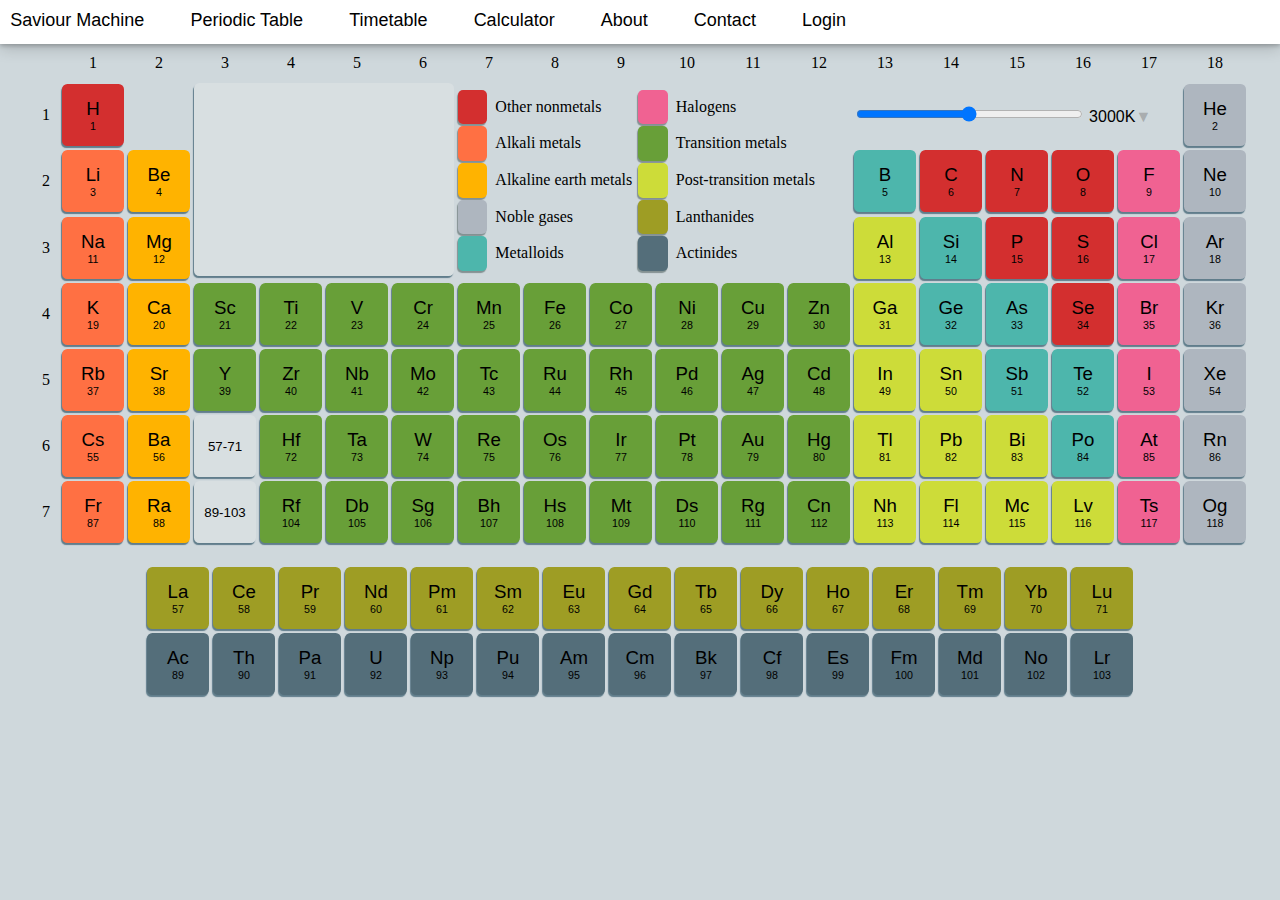
<file: periodicTable/index.html>
<!DOCTYPE html>
<html><head><meta http-equiv="Content-Type" content="text/html; charset=windows-1252">
			
	<link rel="stylesheet" type="text/css" href="./css/periodictable.css">
		
	<link rel="stylesheet" href="./css/menu.css">
	
	<link rel="stylesheet" href="./css/sliding-button.css">
	<link rel="stylesheet" href="../css/navbar.css">
	
	<script src="./js/jquery.js"></script>    	<!-- JQUERy -->	
	<script src="./js/ptable.js"></script>      <!-- Main script file -->	
	<script src="./js/menu.js"></script>	       <!-- Menu file -->
	
		<title>
			PERIODIC TABLE
		</title>
	</head>
<body onload="hide()" bgcolor="#CFD8DC">
	<nav class="nav-bar">
		<ul>
			<a href="/"><li id="username-show" class="nav-option nav-header">Saviour Machine</li></a>
			<a href="#"><li class="nav-option nav-tab">Periodic Table</li></a>
			<a href="../timetable.html"><li class="nav-option nav-tab">Timetable</li></a>
			<a href="../calculator/"><li class="nav-option nav-tab">Calculator</li></a>
			<a href="../about.html"><li class="nav-option nav-tab">About</li></a>
			<a href="../contactus.html"><li class="nav-option nav-tab">Contact</li></a>
			<a onclick="logout();" id="logout-button" style="float:right;"><li class="nav-option nav-tab">Logout</li></a>
			<a href="../index.php" id="login-button" style="float:right;display: none;"><li class="nav-option nav-tab">Login</li></a>
			<script>
				function logout(){
                    if(confirm("Are you sure you want to logout?")){
                        localStorage.removeItem("user");
                        window.location.href="../index.php";
                    }                    
                }
				if(!localStorage.getItem("user")){
					document.getElementById("logout-button").style.display = "none";
					document.getElementById("login-button").style.display = "block";
					document.getElementById("username-show").innerHTML = "Saviour Machine";
				}                    
				else {
					document.getElementById("logout-button").style.display = "block";
					document.getElementById("login-button").style.display = "none";
					document.getElementById("username-show").innerHTML = localStorage.getItem("user");
				}
			</script>            
		</ul>
	</nav>
<!-- ---------------------------------------------------------------- MENU STUFF ----------------------------------------------------------->
	
	<!-- <nav id="menu" style="top: -147px;">
		<ul>
			<li><a>Table  View :&nbsp;&nbsp;&nbsp;&nbsp;&nbsp;&nbsp;<div><input type="checkbox" id="buttonThree" onclick="hide()"><label for="buttonThree" id="labelforbuttonthree"><i></i> </label></div></a></li>
			<li><a>Customize :<br></a>
			<a>&nbsp;&nbsp;&nbsp; Buttons: &nbsp;&nbsp;&nbsp;&nbsp;<input type="range" id="buttonRadiusControl" min="0" max="50" oninput="outputUpdateButtonRadius(this.value)"></a><br>
			<a>Colors:</a>
		</li></ul>
		<div id="menu_footer">&#9650;</div>
	</nav> -->
<!-- ---------------------------------------------------------------------------------------------------------------------------------------->
<div id="colorBox"><div id="closeColorBox" onclick="colorBoxClose()">&nbsp;&nbsp;X</div><p id="toColorChange"></p><input type="color" id="colorInput" list="colors" oninput="colorChange(this.value)"></div>
<table id="periodictable" align="center">
<tbody><tr align="center">
<td></td>
<td class="number" id="gone">1</td> 
<td class="number" id="gtwo">2</td> 
<td class="number" id="gthree">3</td>
<td class="number" id="gfour">4</td>
<td class="number" id="gfive">5</td>
<td class="number" id="gsix">6</td>
<td class="number" id="gseven">7</td>
<td class="number" id="geight">8</td>
<td class="number" id="gnine">9</td>
<td class="number" id="gten">10</td>
<td class="number" id="geleven">11</td>
<td class="number" id="gtwelve">12</td>
<td class="number" id="gthirteen">13</td>
<td class="number" id="gfourteen">14</td>
<td class="number" id="gfifteen">15</td>
<td class="number" id="gsixteen">16</td>
<td class="number" id="gseventeen">17</td>
<td class="number" id="geighteen">18</td> 
</tr>
<!-- PERIOD ONE -->
<tr class="periodone">
<td class="number" id="pone">1</td>
<td class="groupone"><button type="button" id="hydrogen" class="sblock othernonmetals" onclick="myFunction(this.id);hydrogen()"><span class="state"></span><span class="atomicsymboldisplay">H </span><span class="atomicnumberdisplay">1</span></button></td>                       <!-- HYDROGEN-->
<td colspan="1"></td>
<td rowspan="3" colspan="4"><button type="button" id="info" class="justForTheSakeOfABug" disabled><span id="radioactive"></span><span id="atomicnumber"></span><span id="atomicsymbol"></span><span id="cstructure"></span><span id="atomicname"></span><span id="atomicmass"></span><span id="ec"></span></button></td>

<!------------------------------------------------------------------INFORMATION BOX -------------------------------------------------------------->

<td rowspan="3" colspan="6" id="key" onmouseover="keyToggleAppear()" onmouseout="keyToggleAppear()">
	<div id="whole_key_box">
	<button id="key_toggle_right" class="key_toggle" onclick="nextPage(this)" style="display: none;">&#9658;</button>
	<button id="key_toggle_left" class="key_toggle" onclick="nextPage(this)" style="display: none;">&#9668;</button>
	<div id="legend" style="display: block;">
		<div id="othernon" class="ckey" onclick="highlightLotsOfElements(this.id)" ondblclick="colorBoxAppear(this.id)" style="display: inline-block;"><button type="button" id="otn" class="inkey"></button><span class="type">Other nonmetals</span></div>
		<div id="halogens" class="ckey" onclick="highlightLotsOfElements(this.id)" ondblclick="colorBoxAppear(this.id)" style="display: inline-block;"><button type="button" id="hal" class="inkey"></button><span class="type">Halogens</span></div>
		<br>
		<div id="alkalime" class="ckey" onclick="highlightLotsOfElements(this.id)" ondblclick="colorBoxAppear(this.id)" style="display: inline-block;"><button type="button" id="alk" class="inkey"></button><span class="type">Alkali metals</span></div>
		<div id="transiti" class="ckey" onclick="highlightLotsOfElements(this.id)" ondblclick="colorBoxAppear(this.id)" style="display: inline-block;"><button type="button" id="tra" class="inkey"></button><span class="type">Transition metals</span></div>
		<br>
		<div id="alkaline" class="ckey" onclick="highlightLotsOfElements(this.id)" ondblclick="colorBoxAppear(this.id)" style="display: inline-block;"><button type="button" id="alke" class="inkey"></button><span class="type">Alkaline earth metals</span></div>
		<div id="posttran" class="ckey" onclick="highlightLotsOfElements(this.id)" ondblclick="colorBoxAppear(this.id)" style="display: inline-block;"><button type="button" id="pos" class="inkey"></button><span class="type">Post-transition metals</span></div>
		<br>
		<div id="noblegas" class="ckey" onclick="highlightLotsOfElements(this.id)" ondblclick="colorBoxAppear(this.id)" style="display: inline-block;"><button type="button" id="nob" class="inkey"></button><span class="type">Noble gases</span></div>
		<div id="lanthani" class="ckey" onclick="highlightLotsOfElements(this.id)" ondblclick="colorBoxAppear(this.id)" style="display: inline-block;"><button type="button" id="lan" class="inkey"></button><span class="type">Lanthanides</span></div>
		<br>
		<div id="metalloi" class="ckey" onclick="highlightLotsOfElements(this.id)" ondblclick="colorBoxAppear(this.id)" style="display: inline-block;"><button type="button" id="met" class="inkey"></button><span class="type">Metalloids</span></div>
		<div id="actinide" class="ckey" onclick="highlightLotsOfElements(this.id)" ondblclick="colorBoxAppear(this.id)" style="display: inline-block;"><button type="button" id="act" class="inkey"></button><span class="type">Actinides</span></div>
		<div id="s" class="bkey" onclick="highlightLotsOfElements(this.id)" ondblclick="colorBoxAppear(this.id)" style="display: none;"><button type="button" id="sb" class="inkey"></button><span class="type">S Block</span></div>
		<div id="d" class="bkey" onclick="highlightLotsOfElements(this.id)" ondblclick="colorBoxAppear(this.id)" style="display: none;"><button type="button" id="db" class="inkey"></button><span class="type">D Block</span></div>
		<div id="p" class="bkey" onclick="highlightLotsOfElements(this.id)" ondblclick="colorBoxAppear(this.id)" style="display: none;"><button type="button" id="pb" class="inkey"></button><span class="type">P Block</span></div>
		<div id="f" class="bkey" onclick="highlightLotsOfElements(this.id)" ondblclick="colorBoxAppear(this.id)" style="display: none;"><button type="button" id="fb" class="inkey"></button><span class="type">F Block</span></div>
	</div>
	<div id="orbitals" style="display: none;">
		<table>
			<tbody><tr id="orbit1"><th class="orbitalLabel">1s</th><td class="1s orbitalArrowBox suborbitalS 1orbital"><span id="upArrow" class="arrow" >;</span><span id="downArrow" class="arrow" >&#8595;</span></td></tr>
			<tr id="orbit2">
				<th class="orbitalLabel">2s</th>
				<td class="2s orbitalArrowBox suborbitalS 2orbital"><span id="upArrow" class="arrow" >&#8593;</span><span id="downArrow" class="arrow" >&#8595;</span></td>
				<th class="orbitalLabel">2p</th>
				<td class="2p orbitalArrowBox suborbitalP 2orbital"><span id="upArrow" class="arrow" >&#8593;</span><span id="downArrow" class="arrow" >&#8595;</span></td>
				<td class="2p orbitalArrowBox suborbitalP 2orbital"><span id="upArrow" class="arrow" >&#8593;</span><span id="downArrow" class="arrow" >&#8595;</span></td>
				<td class="2p orbitalArrowBox suborbitalP 2orbital"><span id="upArrow" class="arrow" >&#8593;</span><span id="downArrow" class="arrow" >&#8595;</span></td>
			</tr>
			<tr id="orbit3">
				<th class="orbitalLabel">3s</th>
				<td class="3s orbitalArrowBox suborbitalS 3orbital"><span id="upArrow" class="arrow" >&#8593;</span><span id="downArrow" class="arrow" >&#8595;</span></td>
				<th class="orbitalLabel">3p</th>
				<td class="3p orbitalArrowBox suborbitalP 3orbital"><span id="upArrow" class="arrow" >&#8593;</span><span id="downArrow" class="arrow" >&#8595;</span></td>
				<td class="3p orbitalArrowBox suborbitalP 3orbital"><span id="upArrow" class="arrow" >&#8593;</span><span id="downArrow" class="arrow" >&#8595;</span></td>
				<td class="3p orbitalArrowBox suborbitalP 3orbital"><span id="upArrow" class="arrow" >&#8593;</span><span id="downArrow" class="arrow" >&#8595;</span></td>
				<th class="orbitalLabel">3d</th>
				<td class="3d orbitalArrowBox suborbitalD 3orbital"><span id="upArrow" class="arrow" >&#8593;</span><span id="downArrow" class="arrow" >&#8595;</span></td>
				<td class="3d orbitalArrowBox suborbitalD 3orbital"><span id="upArrow" class="arrow" >&#8593;</span><span id="downArrow" class="arrow" >&#8595;</span></td>
				<td class="3d orbitalArrowBox suborbitalD 3orbital"><span id="upArrow" class="arrow" >&#8593;</span><span id="downArrow" class="arrow" >&#8595;</span></td>
				<td class="3d orbitalArrowBox suborbitalD 3orbital"><span id="upArrow" class="arrow" >&#8593;</span><span id="downArrow" class="arrow" >&#8595;</span></td>
				<td class="3d orbitalArrowBox suborbitalD 3orbital"><span id="upArrow" class="arrow" >&#8593;</span><span id="downArrow" class="arrow" >&#8595;</span></td>	
			</tr>
			<tr id="orbit4">
				<th class="orbitalLabel">4s</th>
				<td class="4s orbitalArrowBox suborbitalS 4orbital"><span id="upArrow" class="arrow" >&#8593;</span><span id="downArrow" class="arrow" >&#8595;</span></td>
				<th class="orbitalLabel">4p</th>
				<td class="4p orbitalArrowBox suborbitalP 4orbital"><span id="upArrow" class="arrow" >&#8593;</span><span id="downArrow" class="arrow" >&#8595;</span></td>
				<td class="4p orbitalArrowBox suborbitalP 4orbital"><span id="upArrow" class="arrow" >&#8593;</span><span id="downArrow" class="arrow" >&#8595;</span></td>
				<td class="4p orbitalArrowBox suborbitalP 4orbital"><span id="upArrow" class="arrow" >&#8593;</span><span id="downArrow" class="arrow" >&#8595;</span></td>
				<th class="orbitalLabel">4d</th>
				<td class="4d orbitalArrowBox suborbitalD 4orbital"><span id="upArrow" class="arrow" >&#8593;</span><span id="downArrow" class="arrow" >&#8595;</span></td>
				<td class="4d orbitalArrowBox suborbitalD 4orbital"><span id="upArrow" class="arrow" >&#8593;</span><span id="downArrow" class="arrow" >&#8595;</span></td>
				<td class="4d orbitalArrowBox suborbitalD 4orbital"><span id="upArrow" class="arrow" >&#8593;</span><span id="downArrow" class="arrow" >&#8595;</span></td>
				<td class="4d orbitalArrowBox suborbitalD 4orbital"><span id="upArrow" class="arrow" >&#8593;</span><span id="downArrow" class="arrow" >&#8595;</span></td>
				<td class="4d orbitalArrowBox suborbitalD 4orbital"><span id="upArrow" class="arrow" >&#8593;</span><span id="downArrow" class="arrow" >&#8595;</span></td>	
				<th class="orbitalLabel">4f</th>
				<td class="4f orbitalArrowBox suborbitalF 4orbital"><span id="upArrow" class="arrow" >&#8593;</span><span id="downArrow" class="arrow" >&#8595;</span></td>
				<td class="4f orbitalArrowBox suborbitalF 4orbital"><span id="upArrow" class="arrow" >&#8593;</span><span id="downArrow" class="arrow" >&#8595;</span></td>
				<td class="4f orbitalArrowBox suborbitalF 4orbital"><span id="upArrow" class="arrow" >&#8593;</span><span id="downArrow" class="arrow" >&#8595;</span></td>
				<td class="4f orbitalArrowBox suborbitalF 4orbital"><span id="upArrow" class="arrow" >&#8593;</span><span id="downArrow" class="arrow" >&#8595;</span></td>
				<td class="4f orbitalArrowBox suborbitalF 4orbital"><span id="upArrow" class="arrow" >&#8593;</span><span id="downArrow" class="arrow" >&#8595;</span></td>	
				<td class="4f orbitalArrowBox suborbitalF 4orbital"><span id="upArrow" class="arrow" >&#8593;</span><span id="downArrow" class="arrow" >&#8595;</span></td>
				<td class="4f orbitalArrowBox suborbitalF 4orbital"><span id="upArrow" class="arrow" >&#8593;</span><span id="downArrow" class="arrow" >&#8595;</span></td>				
			</tr>
			<tr id="orbit5">
				<th class="orbitalLabel">5s</th>
				<td class="5s orbitalArrowBox suborbitalS 5orbital"><span id="upArrow" class="arrow" >&#8593;</span><span id="downArrow" class="arrow" >&#8595;</span></td>
				<th class="orbitalLabel">5p</th>
				<td class="5p orbitalArrowBox suborbitalP 5orbital"><span id="upArrow" class="arrow" >&#8593;</span><span id="downArrow" class="arrow" >&#8595;</span></td>
				<td class="5p orbitalArrowBox suborbitalP 5orbital"><span id="upArrow" class="arrow" >&#8593;</span><span id="downArrow" class="arrow" >&#8595;</span></td>
				<td class="5p orbitalArrowBox suborbitalP 5orbital"><span id="upArrow" class="arrow" >&#8593;</span><span id="downArrow" class="arrow" >&#8595;</span></td>
				<th class="orbitalLabel">5d</th>
				<td class="5d orbitalArrowBox suborbitalD 5orbital"><span id="upArrow" class="arrow" >&#8593;</span><span id="downArrow" class="arrow" >&#8595;</span></td>
				<td class="5d orbitalArrowBox suborbitalD 5orbital"><span id="upArrow" class="arrow" >&#8593;</span><span id="downArrow" class="arrow" >&#8595;</span></td>
				<td class="5d orbitalArrowBox suborbitalD 5orbital"><span id="upArrow" class="arrow" >&#8593;</span><span id="downArrow" class="arrow" >&#8595;</span></td>
				<td class="5d orbitalArrowBox suborbitalD 5orbital"><span id="upArrow" class="arrow" >&#8593;</span><span id="downArrow" class="arrow" >&#8595;</span></td>
				<td class="5d orbitalArrowBox suborbitalD 5orbital"><span id="upArrow" class="arrow" >&#8593;</span><span id="downArrow" class="arrow" >&#8595;</span></td>	
				<th class="orbitalLabel">5f</th>
				<td class="5f orbitalArrowBox suborbitalF 5orbital"><span id="upArrow" class="arrow" >&#8593;</span><span id="downArrow" class="arrow" >&#8595;</span></td>
				<td class="5f orbitalArrowBox suborbitalF 5orbital"><span id="upArrow" class="arrow" >&#8593;</span><span id="downArrow" class="arrow" >&#8595;</span></td>
				<td class="5f orbitalArrowBox suborbitalF 5orbital"><span id="upArrow" class="arrow" >&#8593;</span><span id="downArrow" class="arrow" >&#8595;</span></td>
				<td class="5f orbitalArrowBox suborbitalF 5orbital"><span id="upArrow" class="arrow" >&#8593;</span><span id="downArrow" class="arrow" >&#8595;</span></td>
				<td class="5f orbitalArrowBox suborbitalF 5orbital"><span id="upArrow" class="arrow" >&#8593;</span><span id="downArrow" class="arrow" >&#8595;</span></td>	
				<td class="5f orbitalArrowBox suborbitalF 5orbital"><span id="upArrow" class="arrow" >&#8593;</span><span id="downArrow" class="arrow" >&#8595;</span></td>
				<td class="5f orbitalArrowBox suborbitalF 5orbital"><span id="upArrow" class="arrow" >&#8593;</span><span id="downArrow" class="arrow" >&#8595;</span></td>				
			</tr>
			<tr id="orbit6">
				<th class="orbitalLabel">6s</th>
				<td class="6s orbitalArrowBox suborbitalS 6orbital"><span id="upArrow" class="arrow" >&#8593;</span><span id="downArrow" class="arrow" >&#8595;</span></td>
				<th class="orbitalLabel">6p</th>
				<td class="6p orbitalArrowBox suborbitalP 6orbital"><span id="upArrow" class="arrow" >&#8593;</span><span id="downArrow" class="arrow" >&#8595;</span></td>
				<td class="6p orbitalArrowBox suborbitalP 6orbital"><span id="upArrow" class="arrow" >&#8593;</span><span id="downArrow" class="arrow" >&#8595;</span></td>
				<td class="6p orbitalArrowBox suborbitalP 6orbital"><span id="upArrow" class="arrow" >&#8593;</span><span id="downArrow" class="arrow" >&#8595;</span></td>
				<th class="orbitalLabel">6d</th>
				<td class="6d orbitalArrowBox suborbitalD 6orbital"><span id="upArrow" class="arrow" >&#8593;</span><span id="downArrow" class="arrow" >&#8595;</span></td>
				<td class="6d orbitalArrowBox suborbitalD 6orbital"><span id="upArrow" class="arrow" >&#8593;</span><span id="downArrow" class="arrow" >&#8595;</span></td>
				<td class="6d orbitalArrowBox suborbitalD 6orbital"><span id="upArrow" class="arrow" >&#8593;</span><span id="downArrow" class="arrow" >&#8595;</span></td>
				<td class="6d orbitalArrowBox suborbitalD 6orbital"><span id="upArrow" class="arrow" >&#8593;</span><span id="downArrow" class="arrow" >&#8595;</span></td>
				<td class="6d orbitalArrowBox suborbitalD 6orbital"><span id="upArrow" class="arrow" >&#8593;</span><span id="downArrow" class="arrow" >&#8595;</span></td>	
				<!-- OXIDATION STATES HEADING -->
				<td colspan="8" id="oxidationStatesHeading">Oxidation States:</td>
			</tr>
			<tr id="orbit7">
				<th class="orbitalLabel">7s</th>
				<td class="7s orbitalArrowBox suborbitalS 7orbital"><span id="upArrow" class="arrow" >&#8593;</span><span id="downArrow" class="arrow" >&#8595;</span></td>
				<th class="orbitalLabel">7p</th>
				<td class="7p orbitalArrowBox suborbitalP 7orbital"><span id="upArrow" class="arrow" >&#8593;</span><span id="downArrow" class="arrow" >&#8595;</span></td>
				<td class="7p orbitalArrowBox suborbitalP 7orbital"><span id="upArrow" class="arrow" >&#8593;</span><span id="downArrow" class="arrow" >&#8595;</span></td>
				<td class="7p orbitalArrowBox suborbitalP 7orbital"><span id="upArrow" class="arrow" >&#8593;</span><span id="downArrow" class="arrow" >&#8595;</span></td>
				<!-- OXIDATION STATES -->
				<td id="oxidationStates" colspan="14"></td> 
			</tr>
		</tbody></table>
	</div>
	<!-- <div id="toggle_state_indicator_whole">
		<div id="toggle_state_indicator_one" class="toggle_state_indicator_part" style="background: grey;"></div><div id="toggle_state_indicator_two" class="toggle_state_indicator_part" style="background: lightgrey;"></div>
	</div> -->
	</div>
</td>

<!------------------------------------------------------------------------------------------------------------------------------------------------>

<td colspan="5" id="temperatureControlNest" ondblclick="tempActivate()" style="background: transparent;">
	<input type="range" id="temperatureControl" list="temperatureValues" min="0" max="6000" oninput="outputUpdateTemperature(value)">
	<output for="temperatureControl" id="temperatureDisplay"></output><span id="temperatureUnitTriangle" onclick="openTempUnits()">&#9660;</span>
	<div id="tempUnitDropdown"><div id="K" class="tempUnits" onclick="changeTempUnit(this.id)"></div><div id="C" class="tempUnits" onclick="changeTempUnit(this.id)"></div><div id="F" class="tempUnits" onclick="changeTempUnit(this.id)"></div></div>
	<script>
		var currentTempUnit="K",tempUnitsOpen=false;
		function changeTempUnit(unit) {
			currentTempUnit=unit;
			var x=document.getElementsByClassName("tempUnits");
			for (var i=0;i<x.length;i++) {
				if (x[i].id===currentTempUnit) {
					document.getElementById(x[i].id).style.border="1px solid hsla(206, 100%, 31%, 1)";
				}
				else{
					document.getElementById(x[i].id).style.border="1px solid transparent";
				}
			
			}
			document.getElementById('temperatureDisplay').value = document.getElementById(currentTempUnit).innerHTML;
		}
		function openTempUnits() {
			if (tempUnitsOpen==false) {
				tempUnitsOpen=true;
				document.getElementById("tempUnitDropdown").style.display="block";
				document.getElementById("temperatureUnitTriangle").innerHTML="&#9650;";
			}
			else{
				tempUnitsOpen=false;
				document.getElementById("tempUnitDropdown").style.display="none";
				document.getElementById("temperatureUnitTriangle").innerHTML="&#9660;";
			}
		}
	</script>
</td>
<td class="groupeighteen"><button type="button" id="helium" class="pblock noblegases" onclick="myFunction(this.id);helium()"><span class="atomicsymboldisplay">He</span><span class="atomicnumberdisplay">2</span></button></td>                   <!--HELIUM-->
</tr>
<!-- PERIOD TWO -->
<tr class="periodtwo">
<td class="number" id="ptwo">2</td>
<td class="groupone"><button type="button" id="lithium" class="sblock alkalimetals" onclick="myFunction(this.id);lithium()"><span class="atomicsymboldisplay">Li</span><span class="atomicnumberdisplay">3</span></button></td>                       <!--LITHIUM-->
<td class="grouptwo"><button type="button" id="beryllium" class="sblock alkalineearthmetals" onclick="myFunction(this.id);beryllium()"><span class="atomicsymboldisplay">Be</span><span class="atomicnumberdisplay">4</span></button></td> 				       <!-- BERYLLIUM-->	 
<td class="groupthirteen"><button type="button" id="boron" class="pblock metalloids" onclick="myFunction(this.id);boron()"><span class="atomicsymboldisplay">B</span><span class="atomicnumberdisplay">5</span></button></td>	                   <!-- BORON -->
<td class="groupfourteen"><button type="button" id="carbon" class="pblock othernonmetals" onclick="myFunction(this.id);carbon()"><span class="atomicsymboldisplay">C</span><span class="atomicnumberdisplay">6</span></button></td>	                   <!-- CARBON-->
<td class="groupfifteen"><button type="button" id="nitrogen" class="pblock othernonmetals" onclick="myFunction(this.id);nitrogen()"><span class="atomicsymboldisplay">N</span><span class="atomicnumberdisplay">7</span></button></td>	               <!-- NITROGEN-->
<td class="groupsixteen"><button type="button" id="oxygen" class="pblock othernonmetals" onclick="myFunction(this.id);oxygen()"><span class="atomicsymboldisplay">O</span><span class="atomicnumberdisplay">8</span></button></td>	                   <!-- OXYGEN-->
<td class="groupseventeen"><button type="button" id="fluorine" class="pblock halogens" onclick="myFunction(this.id);fluorine()"><span class="atomicsymboldisplay">F</span><span class="atomicnumberdisplay">9</span></button></td>	               <!-- FLUORINE-->
<td class="groupeighteen"><button type="button" id="neon" class="pblock noblegases" onclick="myFunction(this.id);neon()"><span class="atomicsymboldisplay">Ne</span><span class="atomicnumberdisplay">10</span></button></td>	                   <!-- NEON-->
</tr>
<!-- PERIOD THREE -->
<tr class="periodthree">
<td class="number" id="pthree">3</td>
<td class="groupone"><button type="button" id="sodium" class="sblock alkalimetals" onclick="myFunction(this.id);sodium()"><span class="atomicsymboldisplay">Na</span><span class="atomicnumberdisplay">11</span></button></td>                        <!-- SODIUM-->
<td class="grouptwo"><button type="button" id="magnesium" class="sblock alkalineearthmetals" onclick="myFunction(this.id);magnesium()"><span class="atomicsymboldisplay">Mg</span><span class="atomicnumberdisplay">12</span></button></td>                     <!-- MAGNESIUM-->
<td class="groupthirteen"><button type="button" id="aluminium" class="pblock posttransitionmetals" onclick="myFunction(this.id);aluminium()"><span class="atomicsymboldisplay">Al</span><span class="atomicnumberdisplay">13</span></button></td>	               <!-- ALUMINIUM-->   
<td class="groupfourteen"><button type="button" id="silicon" class="pblock metalloids" onclick="myFunction(this.id);silicon()"><span class="atomicsymboldisplay">Si</span><span class="atomicnumberdisplay">14</span></button></td>	               <!-- SILICON-->     
<td class="groupfifteen"><button type="button" id="phosphorus" class="pblock othernonmetals" onclick="myFunction(this.id);phosphorus()"><span class="atomicsymboldisplay">P</span><span class="atomicnumberdisplay">15</span></button></td>	               <!-- PHOSPHORUS-->
<td class="groupsixteen"><button type="button" id="sulphur" class="pblock othernonmetals" onclick="myFunction(this.id);sulphur()"><span class="atomicsymboldisplay">S</span><span class="atomicnumberdisplay">16</span></button></td>	                   <!-- SULPHUR-->
<td class="groupseventeen"><button type="button" id="chlorine" class="pblock halogens" onclick="myFunction(this.id);chlorine()"><span class="atomicsymboldisplay">Cl</span><span class="atomicnumberdisplay">17</span></button></td>                <!-- CHLORINE-->
<td class="groupeighteen"><button type="button" id="argon" class="pblock noblegases" onclick="myFunction(this.id);argon()"><span class="atomicsymboldisplay">Ar</span><span class="atomicnumberdisplay">18</span></button></td>                    <!-- ARGON-->
</tr>
<!-- PERIOD FOUR -->
<tr class="periodfour">
<td class="number" id="pfour" style="background-color: transparent;">4</td>
<td class="groupone"><button type="button" id="potassium" class="sblock alkalimetals" onclick="myFunction(this.id);potassium()"><span class="atomicsymboldisplay">K</span><span class="atomicnumberdisplay">19</span></button></td>                     <!-- POTASSIUM-->
<td class="grouptwo"><button type="button" id="calcium" class="sblock alkalineearthmetals" onclick="myFunction(this.id);calcium()"><span class="atomicsymboldisplay">Ca</span><span class="atomicnumberdisplay">20</span></button></td>                      <!-- CALCIUM--> 
<td class="groupthree"><button type="button" id="scandium" class="dblock transitionmetals" onclick="myFunction(this.id);scandium()"><span class="atomicsymboldisplay">Sc</span><span class="atomicnumberdisplay">21</span></button></td>                   <!--SCANDIUM-->
<td class="groupfour"><button type="button" id="titanium" class="dblock transitionmetals" onclick="myFunction(this.id);titanium()"><span class="atomicsymboldisplay">Ti</span><span class="atomicnumberdisplay">22</span></button></td>                    <!--TITANIUM-->
<td class="groupfive"><button type="button" id="vanadium" class="dblock transitionmetals" onclick="myFunction(this.id);vanadium()"><span class="atomicsymboldisplay">V</span><span class="atomicnumberdisplay">23</span></button></td>                     <!--VANADIUM-->
<td class="groupsix"><button type="button" id="chromium" class="dblock transitionmetals" onclick="myFunction(this.id);chromium()"><span class="atomicsymboldisplay">Cr</span><span class="atomicnumberdisplay">24</span></button></td>                     <!--CHROMIUM-->
<td class="groupseven"><button type="button" id="manganese" class="dblock transitionmetals" onclick="myFunction(this.id);manganese()" ><span class="atomicsymboldisplay">Mn</span><span class="atomicnumberdisplay">25</span></button></td>                  <!--MANGANESE-->
<td class="groupeight"><button type="button" id="iron" class="dblock transitionmetals" onclick="myFunction(this.id);iron()" ><span class="atomicsymboldisplay">Fe</span><span class="atomicnumberdisplay">26</span></button></td>                       <!--IRON-->
<td class="groupnine"><button type="button" id="cobalt" class="dblock transitionmetals" onclick="myFunction(this.id);cobalt()" ><span class="atomicsymboldisplay">Co</span><span class="atomicnumberdisplay">27</span></button></td>                      <!--COBALT-->
<td class="groupten"><button type="button" id="nickel" class="dblock transitionmetals" onclick="myFunction(this.id);nickel()"><span class="atomicsymboldisplay">Ni</span><span class="atomicnumberdisplay">28</span></button></td>                       <!--NICKEL-->
<td class="groupeleven"><button type="button" id="copper" class="dblock transitionmetals" onclick="myFunction(this.id);copper()"><span class="atomicsymboldisplay">Cu</span><span class="atomicnumberdisplay">29</span></button></td>                    <!--COPPER-->
<td class="grouptwelve"><button type="button" id="zinc" class="dblock transitionmetals" onclick="myFunction(this.id);zinc()"><span class="atomicsymboldisplay">Zn</span><span class="atomicnumberdisplay">30</span></button></td>                      <!--ZINC-->
<td class="groupthirteen"><button type="button" id="gallium" class="pblock posttransitionmetals" onclick="myFunction(this.id);gallium()"><span class="atomicsymboldisplay">Ga</span><span class="atomicnumberdisplay">31</span></button></td>	              <!-- GALLIUM-->
<td class="groupfourteen"><button type="button" id="germanium" class="pblock metalloids" onclick="myFunction(this.id);germanium()"><span class="atomicsymboldisplay">Ge</span><span class="atomicnumberdisplay">32</span></button></td>	              <!-- GERMANIUM-->
<td class="groupfifteen"><button type="button" id="arsenic" class="pblock metalloids" onclick="myFunction(this.id);arsenic()"><span class="atomicsymboldisplay">As</span><span class="atomicnumberdisplay">33</span></button></td>	              <!-- ARSENIC-->
<td class="groupsixteen"><button type="button" id="selenium" class="pblock othernonmetals" onclick="myFunction(this.id);selenium()"><span class="atomicsymboldisplay">Se</span><span class="atomicnumberdisplay">34</span></button></td>	              <!-- SELENIUM-->
<td class="groupseventeen"><button type="button" id="bromine" class="pblock halogens" onclick="myFunction(this.id);bromine()"><span class="atomicsymboldisplay">Br</span><span class="atomicnumberdisplay">35</span></button></td>	              <!-- BROMINE-->
<td class="groupeighteen"><button type="button" id="krypton" class="pblock noblegases" onclick="myFunction(this.id);krypton()"><span class="atomicsymboldisplay">Kr</span><span class="atomicnumberdisplay">36</span></button></td>                 <!-- KRYPTON-->
</tr>
<!-- PERIOD FIVE -->
<tr class="periodfive">
<td class="number" id="pfive">5</td>
<td class="groupone"><button type="button" id="rubidium" class="sblock alkalimetals" onclick="myFunction(this.id);rubidium()"><span class="atomicsymboldisplay">Rb</span><span class="atomicnumberdisplay">37</span></button></td>                     <!-- RUBIDIUM-->
<td class="grouptwo"><button type="button" id="strontium" class="sblock alkalineearthmetals" onclick="myFunction(this.id);strontium()"><span class="atomicsymboldisplay">Sr</span><span class="atomicnumberdisplay">38</span></button></td>                    <!-- STRONTIUM-->
<td class="groupthree"><button type="button" id="yttrium" class="dblock transitionmetals" onclick="myFunction(this.id);yttrium()"><span class="atomicsymboldisplay">Y</span><span class="atomicnumberdisplay">39</span></button></td>                     <!--YTTRIUM-->
<td class="groupfour"><button type="button" id="zirconium" class="dblock transitionmetals" onclick="myFunction(this.id);zirconium()"><span class="atomicsymboldisplay">Zr</span><span class="atomicnumberdisplay">40</span></button></td>                   <!--ZIRCONIUM-->
<td class="groupfive"><button type="button" id="niobium" class="dblock transitionmetals" onclick="myFunction(this.id);niobium()"><span class="atomicsymboldisplay">Nb</span><span class="atomicnumberdisplay">41</span></button></td>                     <!--NIOBIUM-->
<td class="groupsix"><button type="button" id="molybdenum" class="dblock transitionmetals" onclick="myFunction(this.id);molybdenum()"><span class="atomicsymboldisplay">Mo</span><span class="atomicnumberdisplay">42</span></button></td>                   <!--MOLYBDENUM-->
<td class="groupseven"><button type="button" id="technetium" class="dblock transitionmetals" onclick="myFunction(this.id);technetium()"><span class="atomicsymboldisplay">Tc</span><span class="atomicnumberdisplay">43</span></button></td>                 <!--TECHNETIUM-->
<td class="groupeight"><button type="button" id="ruthenium" class="dblock transitionmetals" onclick="myFunction(this.id);ruthenium()"><span class="atomicsymboldisplay">Ru</span><span class="atomicnumberdisplay">44</span></button></td>                  <!--RUTHENIUM-->
<td class="groupnine"><button type="button" id="rhodium" class="dblock transitionmetals" onclick="myFunction(this.id);rhodium()"><span class="atomicsymboldisplay">Rh</span><span class="atomicnumberdisplay">45</span></button></td>                     <!--RHODIUM-->
<td class="groupten"><button type="button" id="palladium" class="dblock transitionmetals" onclick="myFunction(this.id);palladium()"><span class="atomicsymboldisplay">Pd</span><span class="atomicnumberdisplay">46</span></button></td>                    <!--PALLADIUM-->
<td class="groupeleven"><button type="button" id="silver" class="dblock transitionmetals" onclick="myFunction(this.id);silver()"><span class="atomicsymboldisplay">Ag</span><span class="atomicnumberdisplay">47</span></button></td>                    <!--SILVER-->
<td class="grouptwelve"><button type="button" id="cadmium" class="dblock transitionmetals" onclick="myFunction(this.id);cadmium()"><span class="atomicsymboldisplay">Cd</span><span class="atomicnumberdisplay">48</span></button></td>                   <!--CADMIUM-->
<td class="groupthirteen"><button type="button" id="indium" class="pblock posttransitionmetals" onclick="myFunction(this.id);indium()"><span class="atomicsymboldisplay">In</span><span class="atomicnumberdisplay">49</span></button></td>	              <!-- INDIUM-->
<td class="groupfourteen"><button type="button" id="tin" class="pblock posttransitionmetals" onclick="myFunction(this.id);tin()"><span class="atomicsymboldisplay">Sn</span><span class="atomicnumberdisplay">50</span></button></td>	                  <!-- TIN-->
<td class="groupfifteen"><button type="button" id="antimony" class="pblock metalloids" onclick="myFunction(this.id);antimony()"><span class="atomicsymboldisplay">Sb</span><span class="atomicnumberdisplay">51</span></button></td>	              <!-- ANTIMONY-->
<td class="groupsixteen"><button type="button" id="tellurium" class="pblock metalloids" onclick="myFunction(this.id);tellurium()"><span class="atomicsymboldisplay">Te</span><span class="atomicnumberdisplay">52</span></button></td>	              <!-- TELLURIUM-->
<td class="groupseventeen"><button type="button" id="iodine" class="pblock halogens" onclick="myFunction(this.id);iodine()"><span class="atomicsymboldisplay">I</span><span class="atomicnumberdisplay">53</span></button></td>	              <!-- IODINE-->
<td class="groupeighteen"><button type="button" id="xenon" class="pblock noblegases" onclick="myFunction(this.id);xenon()"><span class="atomicsymboldisplay">Xe</span><span class="atomicnumberdisplay">54</span></button></td>	                  <!-- XENON-->
</tr>
<!-- PERIOD SIX -->
<tr class="periodsix">
<td class="number" id="psix">6</td>
<td class="groupone"><button type="button" id="caesium" class="sblock alkalimetals" onclick="myFunction(this.id);caesium()"><span class="atomicsymboldisplay">Cs</span><span class="atomicnumberdisplay">55</span></button></td>                      <!-- CAESIUM-->
<td class="grouptwo"><button type="button" id="barium" class="sblock alkalineearthmetals" onclick="myFunction(this.id);barium()"><span class="atomicsymboldisplay">Ba</span><span class="atomicnumberdisplay">56</span></button></td>                       <!-- BARIUM-->     
<td class="groupthree"><button type="button" id="lanthanides" class="justForTheSakeOfABug" disabled="">57-71</button></td>             <!--LANTHANIDES-->
<td class="groupfour"><button type="button" id="hafnium" class="dblock transitionmetals" onclick="myFunction(this.id);hafnium()"><span class="atomicsymboldisplay">Hf</span><span class="atomicnumberdisplay">72</span></button></td>                     <!--HAFNIUM-->
<td class="groupfive"><button type="button" id="tantalum" class="dblock transitionmetals" onclick="myFunction(this.id);tantalum()"><span class="atomicsymboldisplay">Ta</span><span class="atomicnumberdisplay">73</span></button></td>                    <!--TANTALUM-->
<td class="groupsix"><button type="button" id="tungsten" class="dblock transitionmetals" onclick="myFunction(this.id);tungsten()"><span class="atomicsymboldisplay">W</span><span class="atomicnumberdisplay">74</span></button></td>                      <!--TUNGSTEN-->
<td class="groupseven"><button type="button" id="rhenium" class="dblock transitionmetals" onclick="myFunction(this.id);rhenium()"><span class="atomicsymboldisplay">Re</span><span class="atomicnumberdisplay">75</span></button></td>                    <!--RHENIUM-->
<td class="groupeight"><button type="button" id="osmium" class="dblock transitionmetals" onclick="myFunction(this.id);osmium()"><span class="atomicsymboldisplay">Os</span><span class="atomicnumberdisplay">76</span></button></td>                     <!--OSMIUM-->
<td class="groupnine"><button type="button" id="iridium" class="dblock transitionmetals" onclick="myFunction(this.id);iridium()"><span class="atomicsymboldisplay">Ir</span><span class="atomicnumberdisplay">77</span></button></td>                     <!--IRIDIUM-->
<td class="groupten"><button type="button" id="platinum" class="dblock transitionmetals" onclick="myFunction(this.id);platinum()"><span class="atomicsymboldisplay">Pt</span><span class="atomicnumberdisplay">78</span></button></td>                     <!--PLATINUM-->
<td class="groupeleven"><button type="button" id="gold" class="dblock transitionmetals" onclick="myFunction(this.id);gold()"><span class="atomicsymboldisplay">Au</span><span class="atomicnumberdisplay">79</span></button></td>                      <!--GOLD-->
<td class="grouptwelve"><button type="button" id="mercury" class="dblock transitionmetals" onclick="myFunction(this.id);mercury()"><span class="atomicsymboldisplay">Hg</span><span class="atomicnumberdisplay">80</span></button></td>                   <!--MERCURY-->
<td class="groupthirteen"><button type="button" id="thallium" class="pblock posttransitionmetals" onclick="myFunction(this.id);thallium()"><span class="atomicsymboldisplay">Tl</span><span class="atomicnumberdisplay">81</span></button></td>	              <!-- THALLIUM-->
<td class="groupfourteen"><button type="button" id="Lead" class="pblock posttransitionmetals" onclick="myFunction(this.id);lead()"><span class="atomicsymboldisplay">Pb</span><span class="atomicnumberdisplay">82</span></button></td>	                  <!-- LEAD-->
<td class="groupfifteen"><button type="button" id="bismuth" class="pblock posttransitionmetals" onclick="myFunction(this.id);bismuth()"><span class="atomicsymboldisplay">Bi</span><span class="atomicnumberdisplay">83</span></button></td>	              <!-- BISMUTH-->
<td class="groupsixteen"><button type="button" id="polonium" class="pblock metalloids" onclick="myFunction(this.id);polonium()"><span class="atomicsymboldisplay">Po</span><span class="atomicnumberdisplay">84</span></button></td>	              <!-- POLONIUM-->
<td class="groupseventeen"><button type="button" id="astatine" class="pblock halogens" onclick="myFunction(this.id);astatine()"><span class="atomicsymboldisplay">At</span><span class="atomicnumberdisplay">85</span></button></td>	              <!-- ASTATINE-->
<td class="groupeighteen"><button type="button" id="radon" class="pblock noblegases" onclick="myFunction(this.id);radon()"><span class="atomicsymboldisplay">Rn</span><span class="atomicnumberdisplay">86</span></button></td>	                  <!-- RADON-->
</tr>
<!-- PERIOD SEVEN -->
<tr class="periodseven"> 
<td class="number" id="pseven">7</td>
<td class="groupone"><button type="button" id="francium" class="sblock alkalimetals" onclick="myFunction(this.id);francium()"><span class="atomicsymboldisplay">Fr</span><span class="atomicnumberdisplay">87</span></button></td>                     <!-- FRANCIUM-->
<td class="grouptwo"><button type="button" id="radium" class="sblock alkalineearthmetals" onclick="myFunction(this.id);radium()"><span class="atomicsymboldisplay">Ra</span><span class="atomicnumberdisplay">88</span></button></td>                       <!-- RADIUM-->
<td class="groupthree"><button type="button" id="actinides" class="justForTheSakeOfABug" disabled="">89-103</button></td>              <!--ACTINIDES-->
<td class="groupfour"><button type="button" id="rutherfordium" class="dblock transitionmetals" onclick="myFunction(this.id);rutherfordium()"><span class="atomicsymboldisplay">Rf</span><span class="atomicnumberdisplay">104</span></button></td>               <!--RUTHERFORDIUM-->
<td class="groupfive"><button type="button" id="dubnium" class="dblock transitionmetals" onclick="myFunction(this.id);dubnium()"><span class="atomicsymboldisplay">Db</span><span class="atomicnumberdisplay">105</span></button></td>                     <!--DUBNIUM-->
<td class="groupsix"><button type="button" id="seaborgium" class="dblock transitionmetals" onclick="myFunction(this.id);seaborgium()"><span class="atomicsymboldisplay">Sg</span><span class="atomicnumberdisplay">106</span></button></td>                   <!--SEABORGIUM-->
<td class="groupseven"><button type="button" id="bohrium" class="dblock transitionmetals" onclick="myFunction(this.id);bohrium()"><span class="atomicsymboldisplay">Bh</span><span class="atomicnumberdisplay">107</span></button></td>                    <!--BOHRIUM-->
<td class="groupeight"><button type="button" id="hassium" class="dblock transitionmetals" onclick="myFunction(this.id);hassium()"><span class="atomicsymboldisplay">Hs</span><span class="atomicnumberdisplay">108</span></button></td>                    <!--HASSIUM-->
<td class="groupnine"><button type="button" id="meitnerium" class="dblock transitionmetals" onclick="myFunction(this.id);meitnerium()"><span class="atomicsymboldisplay">Mt</span><span class="atomicnumberdisplay">109</span></button></td>                  <!--MEITNERIUM-->
<td class="groupten"><button type="button" id="darmstadtium" class="dblock transitionmetals" onclick="myFunction(this.id);darmstadtium()"><span class="atomicsymboldisplay">Ds</span><span class="atomicnumberdisplay">110</span></button></td>                 <!--DARMSTADTIUM-->
<td class="groupeleven"><button type="button" id="roentgenium" class="dblock transitionmetals" onclick="myFunction(this.id);roentgenium()"><span class="atomicsymboldisplay">Rg</span><span class="atomicnumberdisplay">111</span></button></td>               <!--ROENTGENIUM-->
<td class="grouptwelve"><button type="button" id="Copernicium" class="dblock transitionmetals" onclick="myFunction(this.id);copernicium()"><span class="atomicsymboldisplay">Cn</span><span class="atomicnumberdisplay">112</span></button></td>               <!--COPPERNICIUM-->
<td class="groupthirteen"><button type="button" id="ununtrium" class="pblock posttransitionmetals" onclick="myFunction(this.id);ununtrium()"><span class="atomicsymboldisplay">Nh</span><span class="atomicnumberdisplay">113</span></button></td>	          <!-- UNUNTRIUM-->
<td class="groupfourteen"><button type="button" id="flerovium" class="pblock posttransitionmetals" onclick="myFunction(this.id);flerovium()"><span class="atomicsymboldisplay">Fl</span><span class="atomicnumberdisplay">114</span></button></td>	              <!-- FLEROVIUM-->
<td class="groupfifteen"><button type="button" id="ununpentium" class="pblock posttransitionmetals" onclick="myFunction(this.id);ununpentium()"><span class="atomicsymboldisplay">Mc</span><span class="atomicnumberdisplay">115</span></button></td>	          <!-- UNUNPENTIUM-->
<td class="groupsixteen"><button type="button" id="livermorium" class="pblock posttransitionmetals" onclick="myFunction(this.id);livermorium()"><span class="atomicsymboldisplay">Lv</span><span class="atomicnumberdisplay">116</span></button></td>	          <!-- LIVERMORIUM-->
<td class="groupseventeen"><button type="button" id="ununseptium" class="pblock halogens" onclick="myFunction(this.id);ununseptium()"><span class="atomicsymboldisplay">Ts</span><span class="atomicnumberdisplay">117</span></button></td>	          <!-- UNUNSEPTIUM-->
<td class="groupeighteen"><button type="button" id="ununoctium" class="pblock noblegases" onclick="myFunction(this.id);ununoctium()"><span class="atomicsymboldisplay">Og</span><span class="atomicnumberdisplay">118</span></button></td>	          <!-- UNUNOCTIUM-->
</tr>
</tbody></table>
<br>
<table align="center">
<tbody><tr class="periodsix">
<td><button id="lanthanum" class="fblock lanthanides" onclick="myFunction(this.id);lanthanum()" style="background-color: rgb(158, 157, 36);"><span class="atomicsymboldisplay">La</span><span class="atomicnumberdisplay">57</span></button></td>
<td><button id="cerium" class="fblock lanthanides" onclick="myFunction(this.id);cerium()"><span class="atomicsymboldisplay">Ce</span><span class="atomicnumberdisplay">58</span></button></td>
<td><button id="praseodymium" class="fblock lanthanides" onclick="myFunction(this.id);praseodymium()"><span class="atomicsymboldisplay">Pr</span><span class="atomicnumberdisplay">59</span></button></td>
<td><button id="neodymium" class="fblock lanthanides" onclick="myFunction(this.id);neodymium()"><span class="atomicsymboldisplay">Nd</span><span class="atomicnumberdisplay">60</span></button></td>
<td><button id="promethium" class="fblock lanthanides" onclick="myFunction(this.id);promethium()"><span class="atomicsymboldisplay">Pm</span><span class="atomicnumberdisplay">61</span></button></td>
<td><button id="samarium" class="fblock lanthanides" onclick="myFunction(this.id);samarium()"><span class="atomicsymboldisplay">Sm</span><span class="atomicnumberdisplay">62</span></button></td>
<td><button id="europium" class="fblock lanthanides" onclick="myFunction(this.id);europium()"><span class="atomicsymboldisplay">Eu</span><span class="atomicnumberdisplay">63</span></button></td>
<td><button id="gadolinium" class="fblock lanthanides" onclick="myFunction(this.id);gadolinium()"><span class="atomicsymboldisplay">Gd</span><span class="atomicnumberdisplay">64</span></button></td>
<td><button id="terbium" class="fblock lanthanides" onclick="myFunction(this.id);terbium()"><span class="atomicsymboldisplay">Tb</span><span class="atomicnumberdisplay">65</span></button></td>
<td><button id="dysprosium" class="fblock lanthanides" onclick="myFunction(this.id);dysprosium()"><span class="atomicsymboldisplay">Dy</span><span class="atomicnumberdisplay">66</span></button></td>
<td><button id="holmium" class="fblock lanthanides" onclick="myFunction(this.id);holmium()"><span class="atomicsymboldisplay">Ho</span><span class="atomicnumberdisplay">67</span></button></td>
<td><button id="erbium" class="fblock lanthanides" onclick="myFunction(this.id);erbium()"><span class="atomicsymboldisplay">Er</span><span class="atomicnumberdisplay">68</span></button></td>
<td><button id="thulium" class="fblock lanthanides" onclick="myFunction(this.id);thulium()"><span class="atomicsymboldisplay">Tm</span><span class="atomicnumberdisplay">69</span></button></td>
<td><button id="ytterbium" class="fblock lanthanides" onclick="myFunction(this.id);ytterbium()"><span class="atomicsymboldisplay">Yb</span><span class="atomicnumberdisplay">70</span></button></td>
<td><button id="lutetium" class="fblock lanthanides" onclick="myFunction(this.id);lutetium()"><span class="atomicsymboldisplay">Lu</span><span class="atomicnumberdisplay">71</span></button></td>
</tr>
<tr class="periodseven">
<td><button id="actinium" class="fblock actinides" onclick="myFunction(this.id);actinium()"><span class="atomicsymboldisplay">Ac</span><span class="atomicnumberdisplay">89</span></button></td>
<td><button id="thorium" class="fblock actinides" onclick="myFunction(this.id);thorium()"><span class="atomicsymboldisplay">Th</span><span class="atomicnumberdisplay">90</span></button></td>
<td><button id="protactinium" class="fblock actinides" onclick="myFunction(this.id);protactinium()"><span class="atomicsymboldisplay">Pa</span><span class="atomicnumberdisplay">91</span></button></td>
<td><button id="uranium" class="fblock actinides" onclick="myFunction(this.id);uranium()"><span class="atomicsymboldisplay">U</span><span class="atomicnumberdisplay">92</span></button></td>
<td><button id="neptunium" class="fblock actinides" onclick="myFunction(this.id);neptunium()"><span class="atomicsymboldisplay">Np</span><span class="atomicnumberdisplay">93</span></button></td>
<td><button id="plutonium" class="fblock actinides" onclick="myFunction(this.id);plutonium()"><span class="atomicsymboldisplay">Pu</span><span class="atomicnumberdisplay">94</span></button></td>
<td><button id="americium" class="fblock actinides" onclick="myFunction(this.id);americium()"><span class="atomicsymboldisplay">Am</span><span class="atomicnumberdisplay">95</span></button></td>
<td><button id="curium" class="fblock actinides" onclick="myFunction(this.id);curium()"><span class="atomicsymboldisplay">Cm</span><span class="atomicnumberdisplay">96</span></button></td>
<td><button id="berkelium" class="fblock actinides" onclick="myFunction(this.id);berkelium()"><span class="atomicsymboldisplay">Bk</span><span class="atomicnumberdisplay">97</span></button></td>
<td><button id="californium" class="fblock actinides" onclick="myFunction(this.id);californium()"><span class="atomicsymboldisplay">Cf</span><span class="atomicnumberdisplay">98</span></button></td>
<td><button id="einsteinium" class="fblock actinides" onclick="myFunction(this.id);einsteinium()"><span class="atomicsymboldisplay">Es</span><span class="atomicnumberdisplay">99</span></button></td>
<td><button id="fermium" class="fblock actinides" onclick="myFunction(this.id);fermium()"><span class="atomicsymboldisplay">Fm</span><span class="atomicnumberdisplay">100</span></button></td>
<td><button id="mendelevium" class="fblock actinides" onclick="myFunction(this.id);mendelevium()"><span class="atomicsymboldisplay">Md</span><span class="atomicnumberdisplay">101</span></button></td>
<td><button id="nobelium" class="fblock actinides" onclick="myFunction(this.id);nobelium()"><span class="atomicsymboldisplay">No</span><span class="atomicnumberdisplay">102</span></button></td>
<td><button id="lawrencium" class="fblock actinides" onclick="myFunction(this.id);lawrencium()"><span class="atomicsymboldisplay">Lr</span><span class="atomicnumberdisplay">103</span></button></td>
</tr>
</tbody></table>
<!-- By: Sourav Raveendran -->

</body></html>
</file>
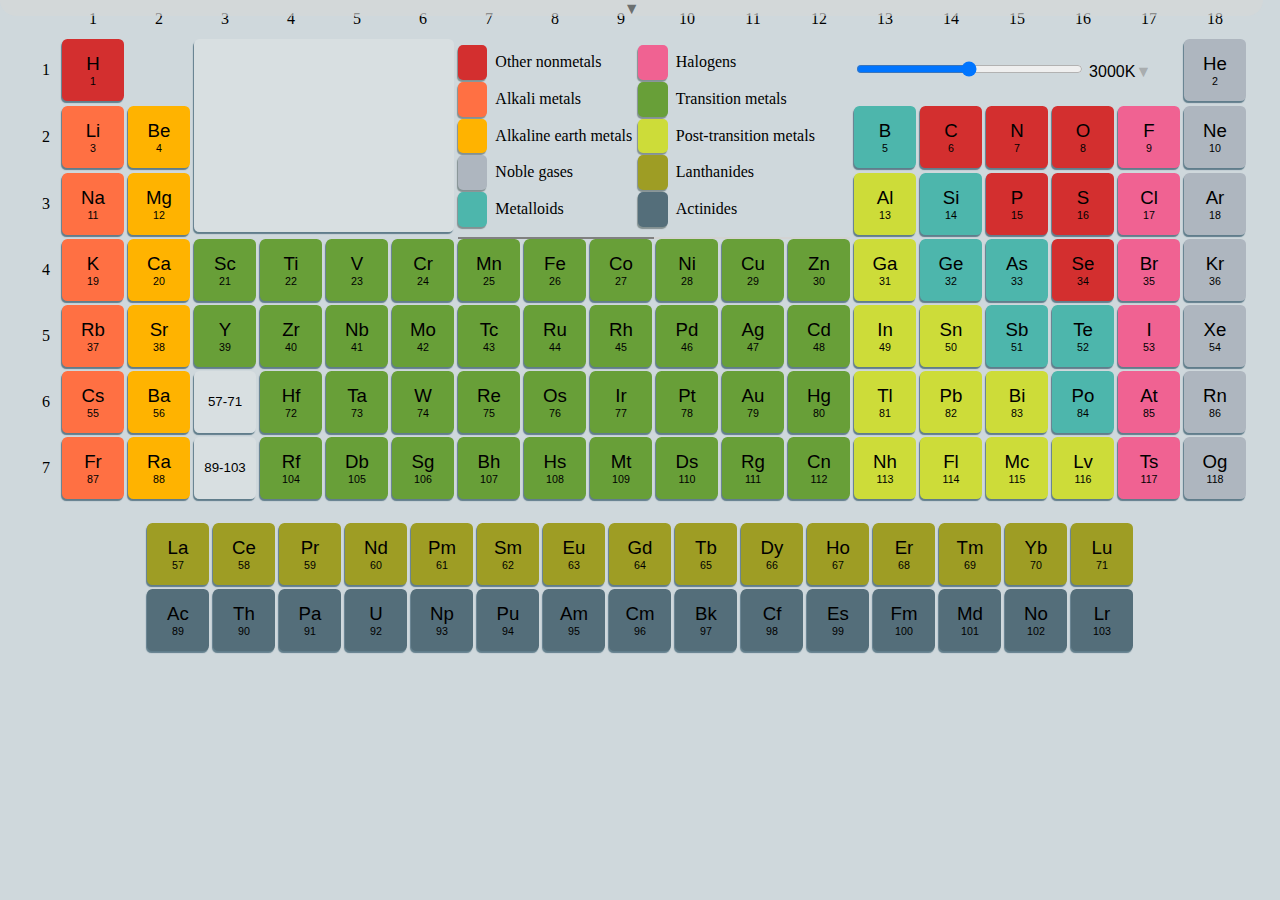
<file: periodicTable/PERIODICTABLE.html>
<!DOCTYPE html>
<html><head><meta http-equiv="Content-Type" content="text/html; charset=windows-1252">
			
	<link rel="stylesheet" type="text/css" href="./css/periodictable.css">
		
	<link rel="stylesheet" href="./css/menu.css">
	
	<link rel="stylesheet" href="./css/sliding-button.css">
	
	<script src="./js/jquery.js"></script>    	<!-- JQUERy -->	
	<script src="./js/ptable.js"></script>      <!-- Main script file -->	
	<script src="./js/menu.js"></script>	       <!-- Menu file -->
	
		<title>
			PERIODIC TABLE
		</title>
	</head>
<body onload="hide()" bgcolor="#CFD8DC">
<!-- ---------------------------------------------------------------- MENU STUFF ----------------------------------------------------------->
	<div id="menu_activator"></div>
	<div id="menu_pullDown">&#9660;</div>
	<nav id="menu" style="top: -147px;">
		<ul>
			<li><a>Table  View :&nbsp;&nbsp;&nbsp;&nbsp;&nbsp;&nbsp;<div><input type="checkbox" id="buttonThree" onclick="hide()"><label for="buttonThree" id="labelforbuttonthree"><i></i> </label></div></a></li>
			<li><a>Customize :<br></a>
			<a>&nbsp;&nbsp;&nbsp; Buttons: &nbsp;&nbsp;&nbsp;&nbsp;<input type="range" id="buttonRadiusControl" min="0" max="50" oninput="outputUpdateButtonRadius(this.value)"></a><br>
			<a>Colors:</a>
		</li></ul>
		<div id="menu_footer">&#9650;</div>
	</nav>
<!-- ---------------------------------------------------------------------------------------------------------------------------------------->
<div id="colorBox"><div id="closeColorBox" onclick="colorBoxClose()">&nbsp;&nbsp;X</div><p id="toColorChange"></p><input type="color" id="colorInput" list="colors" oninput="colorChange(this.value)"></div>
<table id="periodictable" align="center">
<tbody><tr align="center">
<td></td>
<td class="number" id="gone">1</td> 
<td class="number" id="gtwo">2</td> 
<td class="number" id="gthree">3</td>
<td class="number" id="gfour">4</td>
<td class="number" id="gfive">5</td>
<td class="number" id="gsix">6</td>
<td class="number" id="gseven">7</td>
<td class="number" id="geight">8</td>
<td class="number" id="gnine">9</td>
<td class="number" id="gten">10</td>
<td class="number" id="geleven">11</td>
<td class="number" id="gtwelve">12</td>
<td class="number" id="gthirteen">13</td>
<td class="number" id="gfourteen">14</td>
<td class="number" id="gfifteen">15</td>
<td class="number" id="gsixteen">16</td>
<td class="number" id="gseventeen">17</td>
<td class="number" id="geighteen">18</td> 
</tr>
<!-- PERIOD ONE -->
<tr class="periodone">
<td class="number" id="pone">1</td>
<td class="groupone"><button type="button" id="hydrogen" class="sblock othernonmetals" onclick="myFunction(this.id);hydrogen()"><span class="state"></span><span class="atomicsymboldisplay">H </span><span class="atomicnumberdisplay">1</span></button></td>                       <!-- HYDROGEN-->
<td colspan="1"></td>
<td rowspan="3" colspan="4"><button type="button" id="info" class="justForTheSakeOfABug" disabled><span id="radioactive"></span><span id="atomicnumber"></span><span id="atomicsymbol"></span><span id="cstructure"></span><span id="atomicname"></span><span id="atomicmass"></span><span id="ec"></span></button></td>

<!------------------------------------------------------------------INFORMATION BOX -------------------------------------------------------------->

<td rowspan="3" colspan="6" id="key" onmouseover="keyToggleAppear()" onmouseout="keyToggleAppear()">
	<div id="whole_key_box">
	<button id="key_toggle_right" class="key_toggle" onclick="nextPage(this)" style="display: none;">&#9658;</button>
	<button id="key_toggle_left" class="key_toggle" onclick="nextPage(this)" style="display: none;">&#9668;</button>
	<div id="legend" style="display: block;">
		<div id="othernon" class="ckey" onclick="highlightLotsOfElements(this.id)" ondblclick="colorBoxAppear(this.id)" style="display: inline-block;"><button type="button" id="otn" class="inkey"></button><span class="type">Other nonmetals</span></div>
		<div id="halogens" class="ckey" onclick="highlightLotsOfElements(this.id)" ondblclick="colorBoxAppear(this.id)" style="display: inline-block;"><button type="button" id="hal" class="inkey"></button><span class="type">Halogens</span></div>
		<br>
		<div id="alkalime" class="ckey" onclick="highlightLotsOfElements(this.id)" ondblclick="colorBoxAppear(this.id)" style="display: inline-block;"><button type="button" id="alk" class="inkey"></button><span class="type">Alkali metals</span></div>
		<div id="transiti" class="ckey" onclick="highlightLotsOfElements(this.id)" ondblclick="colorBoxAppear(this.id)" style="display: inline-block;"><button type="button" id="tra" class="inkey"></button><span class="type">Transition metals</span></div>
		<br>
		<div id="alkaline" class="ckey" onclick="highlightLotsOfElements(this.id)" ondblclick="colorBoxAppear(this.id)" style="display: inline-block;"><button type="button" id="alke" class="inkey"></button><span class="type">Alkaline earth metals</span></div>
		<div id="posttran" class="ckey" onclick="highlightLotsOfElements(this.id)" ondblclick="colorBoxAppear(this.id)" style="display: inline-block;"><button type="button" id="pos" class="inkey"></button><span class="type">Post-transition metals</span></div>
		<br>
		<div id="noblegas" class="ckey" onclick="highlightLotsOfElements(this.id)" ondblclick="colorBoxAppear(this.id)" style="display: inline-block;"><button type="button" id="nob" class="inkey"></button><span class="type">Noble gases</span></div>
		<div id="lanthani" class="ckey" onclick="highlightLotsOfElements(this.id)" ondblclick="colorBoxAppear(this.id)" style="display: inline-block;"><button type="button" id="lan" class="inkey"></button><span class="type">Lanthanides</span></div>
		<br>
		<div id="metalloi" class="ckey" onclick="highlightLotsOfElements(this.id)" ondblclick="colorBoxAppear(this.id)" style="display: inline-block;"><button type="button" id="met" class="inkey"></button><span class="type">Metalloids</span></div>
		<div id="actinide" class="ckey" onclick="highlightLotsOfElements(this.id)" ondblclick="colorBoxAppear(this.id)" style="display: inline-block;"><button type="button" id="act" class="inkey"></button><span class="type">Actinides</span></div>
		<div id="s" class="bkey" onclick="highlightLotsOfElements(this.id)" ondblclick="colorBoxAppear(this.id)" style="display: none;"><button type="button" id="sb" class="inkey"></button><span class="type">S Block</span></div>
		<div id="d" class="bkey" onclick="highlightLotsOfElements(this.id)" ondblclick="colorBoxAppear(this.id)" style="display: none;"><button type="button" id="db" class="inkey"></button><span class="type">D Block</span></div>
		<div id="p" class="bkey" onclick="highlightLotsOfElements(this.id)" ondblclick="colorBoxAppear(this.id)" style="display: none;"><button type="button" id="pb" class="inkey"></button><span class="type">P Block</span></div>
		<div id="f" class="bkey" onclick="highlightLotsOfElements(this.id)" ondblclick="colorBoxAppear(this.id)" style="display: none;"><button type="button" id="fb" class="inkey"></button><span class="type">F Block</span></div>
	</div>
	<div id="orbitals" style="display: none;">
		<table>
			<tbody><tr id="orbit1"><th class="orbitalLabel">1s</th><td class="1s orbitalArrowBox suborbitalS 1orbital"><span id="upArrow" class="arrow" >;</span><span id="downArrow" class="arrow" >&#8595;</span></td></tr>
			<tr id="orbit2">
				<th class="orbitalLabel">2s</th>
				<td class="2s orbitalArrowBox suborbitalS 2orbital"><span id="upArrow" class="arrow" >&#8593;</span><span id="downArrow" class="arrow" >&#8595;</span></td>
				<th class="orbitalLabel">2p</th>
				<td class="2p orbitalArrowBox suborbitalP 2orbital"><span id="upArrow" class="arrow" >&#8593;</span><span id="downArrow" class="arrow" >&#8595;</span></td>
				<td class="2p orbitalArrowBox suborbitalP 2orbital"><span id="upArrow" class="arrow" >&#8593;</span><span id="downArrow" class="arrow" >&#8595;</span></td>
				<td class="2p orbitalArrowBox suborbitalP 2orbital"><span id="upArrow" class="arrow" >&#8593;</span><span id="downArrow" class="arrow" >&#8595;</span></td>
			</tr>
			<tr id="orbit3">
				<th class="orbitalLabel">3s</th>
				<td class="3s orbitalArrowBox suborbitalS 3orbital"><span id="upArrow" class="arrow" >&#8593;</span><span id="downArrow" class="arrow" >&#8595;</span></td>
				<th class="orbitalLabel">3p</th>
				<td class="3p orbitalArrowBox suborbitalP 3orbital"><span id="upArrow" class="arrow" >&#8593;</span><span id="downArrow" class="arrow" >&#8595;</span></td>
				<td class="3p orbitalArrowBox suborbitalP 3orbital"><span id="upArrow" class="arrow" >&#8593;</span><span id="downArrow" class="arrow" >&#8595;</span></td>
				<td class="3p orbitalArrowBox suborbitalP 3orbital"><span id="upArrow" class="arrow" >&#8593;</span><span id="downArrow" class="arrow" >&#8595;</span></td>
				<th class="orbitalLabel">3d</th>
				<td class="3d orbitalArrowBox suborbitalD 3orbital"><span id="upArrow" class="arrow" >&#8593;</span><span id="downArrow" class="arrow" >&#8595;</span></td>
				<td class="3d orbitalArrowBox suborbitalD 3orbital"><span id="upArrow" class="arrow" >&#8593;</span><span id="downArrow" class="arrow" >&#8595;</span></td>
				<td class="3d orbitalArrowBox suborbitalD 3orbital"><span id="upArrow" class="arrow" >&#8593;</span><span id="downArrow" class="arrow" >&#8595;</span></td>
				<td class="3d orbitalArrowBox suborbitalD 3orbital"><span id="upArrow" class="arrow" >&#8593;</span><span id="downArrow" class="arrow" >&#8595;</span></td>
				<td class="3d orbitalArrowBox suborbitalD 3orbital"><span id="upArrow" class="arrow" >&#8593;</span><span id="downArrow" class="arrow" >&#8595;</span></td>	
			</tr>
			<tr id="orbit4">
				<th class="orbitalLabel">4s</th>
				<td class="4s orbitalArrowBox suborbitalS 4orbital"><span id="upArrow" class="arrow" >&#8593;</span><span id="downArrow" class="arrow" >&#8595;</span></td>
				<th class="orbitalLabel">4p</th>
				<td class="4p orbitalArrowBox suborbitalP 4orbital"><span id="upArrow" class="arrow" >&#8593;</span><span id="downArrow" class="arrow" >&#8595;</span></td>
				<td class="4p orbitalArrowBox suborbitalP 4orbital"><span id="upArrow" class="arrow" >&#8593;</span><span id="downArrow" class="arrow" >&#8595;</span></td>
				<td class="4p orbitalArrowBox suborbitalP 4orbital"><span id="upArrow" class="arrow" >&#8593;</span><span id="downArrow" class="arrow" >&#8595;</span></td>
				<th class="orbitalLabel">4d</th>
				<td class="4d orbitalArrowBox suborbitalD 4orbital"><span id="upArrow" class="arrow" >&#8593;</span><span id="downArrow" class="arrow" >&#8595;</span></td>
				<td class="4d orbitalArrowBox suborbitalD 4orbital"><span id="upArrow" class="arrow" >&#8593;</span><span id="downArrow" class="arrow" >&#8595;</span></td>
				<td class="4d orbitalArrowBox suborbitalD 4orbital"><span id="upArrow" class="arrow" >&#8593;</span><span id="downArrow" class="arrow" >&#8595;</span></td>
				<td class="4d orbitalArrowBox suborbitalD 4orbital"><span id="upArrow" class="arrow" >&#8593;</span><span id="downArrow" class="arrow" >&#8595;</span></td>
				<td class="4d orbitalArrowBox suborbitalD 4orbital"><span id="upArrow" class="arrow" >&#8593;</span><span id="downArrow" class="arrow" >&#8595;</span></td>	
				<th class="orbitalLabel">4f</th>
				<td class="4f orbitalArrowBox suborbitalF 4orbital"><span id="upArrow" class="arrow" >&#8593;</span><span id="downArrow" class="arrow" >&#8595;</span></td>
				<td class="4f orbitalArrowBox suborbitalF 4orbital"><span id="upArrow" class="arrow" >&#8593;</span><span id="downArrow" class="arrow" >&#8595;</span></td>
				<td class="4f orbitalArrowBox suborbitalF 4orbital"><span id="upArrow" class="arrow" >&#8593;</span><span id="downArrow" class="arrow" >&#8595;</span></td>
				<td class="4f orbitalArrowBox suborbitalF 4orbital"><span id="upArrow" class="arrow" >&#8593;</span><span id="downArrow" class="arrow" >&#8595;</span></td>
				<td class="4f orbitalArrowBox suborbitalF 4orbital"><span id="upArrow" class="arrow" >&#8593;</span><span id="downArrow" class="arrow" >&#8595;</span></td>	
				<td class="4f orbitalArrowBox suborbitalF 4orbital"><span id="upArrow" class="arrow" >&#8593;</span><span id="downArrow" class="arrow" >&#8595;</span></td>
				<td class="4f orbitalArrowBox suborbitalF 4orbital"><span id="upArrow" class="arrow" >&#8593;</span><span id="downArrow" class="arrow" >&#8595;</span></td>				
			</tr>
			<tr id="orbit5">
				<th class="orbitalLabel">5s</th>
				<td class="5s orbitalArrowBox suborbitalS 5orbital"><span id="upArrow" class="arrow" >&#8593;</span><span id="downArrow" class="arrow" >&#8595;</span></td>
				<th class="orbitalLabel">5p</th>
				<td class="5p orbitalArrowBox suborbitalP 5orbital"><span id="upArrow" class="arrow" >&#8593;</span><span id="downArrow" class="arrow" >&#8595;</span></td>
				<td class="5p orbitalArrowBox suborbitalP 5orbital"><span id="upArrow" class="arrow" >&#8593;</span><span id="downArrow" class="arrow" >&#8595;</span></td>
				<td class="5p orbitalArrowBox suborbitalP 5orbital"><span id="upArrow" class="arrow" >&#8593;</span><span id="downArrow" class="arrow" >&#8595;</span></td>
				<th class="orbitalLabel">5d</th>
				<td class="5d orbitalArrowBox suborbitalD 5orbital"><span id="upArrow" class="arrow" >&#8593;</span><span id="downArrow" class="arrow" >&#8595;</span></td>
				<td class="5d orbitalArrowBox suborbitalD 5orbital"><span id="upArrow" class="arrow" >&#8593;</span><span id="downArrow" class="arrow" >&#8595;</span></td>
				<td class="5d orbitalArrowBox suborbitalD 5orbital"><span id="upArrow" class="arrow" >&#8593;</span><span id="downArrow" class="arrow" >&#8595;</span></td>
				<td class="5d orbitalArrowBox suborbitalD 5orbital"><span id="upArrow" class="arrow" >&#8593;</span><span id="downArrow" class="arrow" >&#8595;</span></td>
				<td class="5d orbitalArrowBox suborbitalD 5orbital"><span id="upArrow" class="arrow" >&#8593;</span><span id="downArrow" class="arrow" >&#8595;</span></td>	
				<th class="orbitalLabel">5f</th>
				<td class="5f orbitalArrowBox suborbitalF 5orbital"><span id="upArrow" class="arrow" >&#8593;</span><span id="downArrow" class="arrow" >&#8595;</span></td>
				<td class="5f orbitalArrowBox suborbitalF 5orbital"><span id="upArrow" class="arrow" >&#8593;</span><span id="downArrow" class="arrow" >&#8595;</span></td>
				<td class="5f orbitalArrowBox suborbitalF 5orbital"><span id="upArrow" class="arrow" >&#8593;</span><span id="downArrow" class="arrow" >&#8595;</span></td>
				<td class="5f orbitalArrowBox suborbitalF 5orbital"><span id="upArrow" class="arrow" >&#8593;</span><span id="downArrow" class="arrow" >&#8595;</span></td>
				<td class="5f orbitalArrowBox suborbitalF 5orbital"><span id="upArrow" class="arrow" >&#8593;</span><span id="downArrow" class="arrow" >&#8595;</span></td>	
				<td class="5f orbitalArrowBox suborbitalF 5orbital"><span id="upArrow" class="arrow" >&#8593;</span><span id="downArrow" class="arrow" >&#8595;</span></td>
				<td class="5f orbitalArrowBox suborbitalF 5orbital"><span id="upArrow" class="arrow" >&#8593;</span><span id="downArrow" class="arrow" >&#8595;</span></td>				
			</tr>
			<tr id="orbit6">
				<th class="orbitalLabel">6s</th>
				<td class="6s orbitalArrowBox suborbitalS 6orbital"><span id="upArrow" class="arrow" >&#8593;</span><span id="downArrow" class="arrow" >&#8595;</span></td>
				<th class="orbitalLabel">6p</th>
				<td class="6p orbitalArrowBox suborbitalP 6orbital"><span id="upArrow" class="arrow" >&#8593;</span><span id="downArrow" class="arrow" >&#8595;</span></td>
				<td class="6p orbitalArrowBox suborbitalP 6orbital"><span id="upArrow" class="arrow" >&#8593;</span><span id="downArrow" class="arrow" >&#8595;</span></td>
				<td class="6p orbitalArrowBox suborbitalP 6orbital"><span id="upArrow" class="arrow" >&#8593;</span><span id="downArrow" class="arrow" >&#8595;</span></td>
				<th class="orbitalLabel">6d</th>
				<td class="6d orbitalArrowBox suborbitalD 6orbital"><span id="upArrow" class="arrow" >&#8593;</span><span id="downArrow" class="arrow" >&#8595;</span></td>
				<td class="6d orbitalArrowBox suborbitalD 6orbital"><span id="upArrow" class="arrow" >&#8593;</span><span id="downArrow" class="arrow" >&#8595;</span></td>
				<td class="6d orbitalArrowBox suborbitalD 6orbital"><span id="upArrow" class="arrow" >&#8593;</span><span id="downArrow" class="arrow" >&#8595;</span></td>
				<td class="6d orbitalArrowBox suborbitalD 6orbital"><span id="upArrow" class="arrow" >&#8593;</span><span id="downArrow" class="arrow" >&#8595;</span></td>
				<td class="6d orbitalArrowBox suborbitalD 6orbital"><span id="upArrow" class="arrow" >&#8593;</span><span id="downArrow" class="arrow" >&#8595;</span></td>	
				<!-- OXIDATION STATES HEADING -->
				<td colspan="8" id="oxidationStatesHeading">Oxidation States:</td>
			</tr>
			<tr id="orbit7">
				<th class="orbitalLabel">7s</th>
				<td class="7s orbitalArrowBox suborbitalS 7orbital"><span id="upArrow" class="arrow" >&#8593;</span><span id="downArrow" class="arrow" >&#8595;</span></td>
				<th class="orbitalLabel">7p</th>
				<td class="7p orbitalArrowBox suborbitalP 7orbital"><span id="upArrow" class="arrow" >&#8593;</span><span id="downArrow" class="arrow" >&#8595;</span></td>
				<td class="7p orbitalArrowBox suborbitalP 7orbital"><span id="upArrow" class="arrow" >&#8593;</span><span id="downArrow" class="arrow" >&#8595;</span></td>
				<td class="7p orbitalArrowBox suborbitalP 7orbital"><span id="upArrow" class="arrow" >&#8593;</span><span id="downArrow" class="arrow" >&#8595;</span></td>
				<!-- OXIDATION STATES -->
				<td id="oxidationStates" colspan="14"></td> 
			</tr>
		</tbody></table>
	</div>
	<div id="toggle_state_indicator_whole">
		<div id="toggle_state_indicator_one" class="toggle_state_indicator_part" style="background: grey;"></div><div id="toggle_state_indicator_two" class="toggle_state_indicator_part" style="background: lightgrey;"></div>
	</div>
	</div>
</td>

<!------------------------------------------------------------------------------------------------------------------------------------------------>

<td colspan="5" id="temperatureControlNest" ondblclick="tempActivate()" style="background: transparent;">
	<input type="range" id="temperatureControl" list="temperatureValues" min="0" max="6000" oninput="outputUpdateTemperature(value)">
	<output for="temperatureControl" id="temperatureDisplay"></output><span id="temperatureUnitTriangle" onclick="openTempUnits()">&#9660;</span>
	<div id="tempUnitDropdown"><div id="K" class="tempUnits" onclick="changeTempUnit(this.id)"></div><div id="C" class="tempUnits" onclick="changeTempUnit(this.id)"></div><div id="F" class="tempUnits" onclick="changeTempUnit(this.id)"></div></div>
	<script>
		var currentTempUnit="K",tempUnitsOpen=false;
		function changeTempUnit(unit) {
			currentTempUnit=unit;
			var x=document.getElementsByClassName("tempUnits");
			for (var i=0;i<x.length;i++) {
				if (x[i].id===currentTempUnit) {
					document.getElementById(x[i].id).style.border="1px solid hsla(206, 100%, 31%, 1)";
				}
				else{
					document.getElementById(x[i].id).style.border="1px solid transparent";
				}
			
			}
			document.getElementById('temperatureDisplay').value = document.getElementById(currentTempUnit).innerHTML;
		}
		function openTempUnits() {
			if (tempUnitsOpen==false) {
				tempUnitsOpen=true;
				document.getElementById("tempUnitDropdown").style.display="block";
				document.getElementById("temperatureUnitTriangle").innerHTML="&#9650;";
			}
			else{
				tempUnitsOpen=false;
				document.getElementById("tempUnitDropdown").style.display="none";
				document.getElementById("temperatureUnitTriangle").innerHTML="&#9660;";
			}
		}
	</script>
</td>
<td class="groupeighteen"><button type="button" id="helium" class="pblock noblegases" onclick="myFunction(this.id);helium()"><span class="atomicsymboldisplay">He</span><span class="atomicnumberdisplay">2</span></button></td>                   <!--HELIUM-->
</tr>
<!-- PERIOD TWO -->
<tr class="periodtwo">
<td class="number" id="ptwo">2</td>
<td class="groupone"><button type="button" id="lithium" class="sblock alkalimetals" onclick="myFunction(this.id);lithium()"><span class="atomicsymboldisplay">Li</span><span class="atomicnumberdisplay">3</span></button></td>                       <!--LITHIUM-->
<td class="grouptwo"><button type="button" id="beryllium" class="sblock alkalineearthmetals" onclick="myFunction(this.id);beryllium()"><span class="atomicsymboldisplay">Be</span><span class="atomicnumberdisplay">4</span></button></td> 				       <!-- BERYLLIUM-->	 
<td class="groupthirteen"><button type="button" id="boron" class="pblock metalloids" onclick="myFunction(this.id);boron()"><span class="atomicsymboldisplay">B</span><span class="atomicnumberdisplay">5</span></button></td>	                   <!-- BORON -->
<td class="groupfourteen"><button type="button" id="carbon" class="pblock othernonmetals" onclick="myFunction(this.id);carbon()"><span class="atomicsymboldisplay">C</span><span class="atomicnumberdisplay">6</span></button></td>	                   <!-- CARBON-->
<td class="groupfifteen"><button type="button" id="nitrogen" class="pblock othernonmetals" onclick="myFunction(this.id);nitrogen()"><span class="atomicsymboldisplay">N</span><span class="atomicnumberdisplay">7</span></button></td>	               <!-- NITROGEN-->
<td class="groupsixteen"><button type="button" id="oxygen" class="pblock othernonmetals" onclick="myFunction(this.id);oxygen()"><span class="atomicsymboldisplay">O</span><span class="atomicnumberdisplay">8</span></button></td>	                   <!-- OXYGEN-->
<td class="groupseventeen"><button type="button" id="fluorine" class="pblock halogens" onclick="myFunction(this.id);fluorine()"><span class="atomicsymboldisplay">F</span><span class="atomicnumberdisplay">9</span></button></td>	               <!-- FLUORINE-->
<td class="groupeighteen"><button type="button" id="neon" class="pblock noblegases" onclick="myFunction(this.id);neon()"><span class="atomicsymboldisplay">Ne</span><span class="atomicnumberdisplay">10</span></button></td>	                   <!-- NEON-->
</tr>
<!-- PERIOD THREE -->
<tr class="periodthree">
<td class="number" id="pthree">3</td>
<td class="groupone"><button type="button" id="sodium" class="sblock alkalimetals" onclick="myFunction(this.id);sodium()"><span class="atomicsymboldisplay">Na</span><span class="atomicnumberdisplay">11</span></button></td>                        <!-- SODIUM-->
<td class="grouptwo"><button type="button" id="magnesium" class="sblock alkalineearthmetals" onclick="myFunction(this.id);magnesium()"><span class="atomicsymboldisplay">Mg</span><span class="atomicnumberdisplay">12</span></button></td>                     <!-- MAGNESIUM-->
<td class="groupthirteen"><button type="button" id="aluminium" class="pblock posttransitionmetals" onclick="myFunction(this.id);aluminium()"><span class="atomicsymboldisplay">Al</span><span class="atomicnumberdisplay">13</span></button></td>	               <!-- ALUMINIUM-->   
<td class="groupfourteen"><button type="button" id="silicon" class="pblock metalloids" onclick="myFunction(this.id);silicon()"><span class="atomicsymboldisplay">Si</span><span class="atomicnumberdisplay">14</span></button></td>	               <!-- SILICON-->     
<td class="groupfifteen"><button type="button" id="phosphorus" class="pblock othernonmetals" onclick="myFunction(this.id);phosphorus()"><span class="atomicsymboldisplay">P</span><span class="atomicnumberdisplay">15</span></button></td>	               <!-- PHOSPHORUS-->
<td class="groupsixteen"><button type="button" id="sulphur" class="pblock othernonmetals" onclick="myFunction(this.id);sulphur()"><span class="atomicsymboldisplay">S</span><span class="atomicnumberdisplay">16</span></button></td>	                   <!-- SULPHUR-->
<td class="groupseventeen"><button type="button" id="chlorine" class="pblock halogens" onclick="myFunction(this.id);chlorine()"><span class="atomicsymboldisplay">Cl</span><span class="atomicnumberdisplay">17</span></button></td>                <!-- CHLORINE-->
<td class="groupeighteen"><button type="button" id="argon" class="pblock noblegases" onclick="myFunction(this.id);argon()"><span class="atomicsymboldisplay">Ar</span><span class="atomicnumberdisplay">18</span></button></td>                    <!-- ARGON-->
</tr>
<!-- PERIOD FOUR -->
<tr class="periodfour">
<td class="number" id="pfour" style="background-color: transparent;">4</td>
<td class="groupone"><button type="button" id="potassium" class="sblock alkalimetals" onclick="myFunction(this.id);potassium()"><span class="atomicsymboldisplay">K</span><span class="atomicnumberdisplay">19</span></button></td>                     <!-- POTASSIUM-->
<td class="grouptwo"><button type="button" id="calcium" class="sblock alkalineearthmetals" onclick="myFunction(this.id);calcium()"><span class="atomicsymboldisplay">Ca</span><span class="atomicnumberdisplay">20</span></button></td>                      <!-- CALCIUM--> 
<td class="groupthree"><button type="button" id="scandium" class="dblock transitionmetals" onclick="myFunction(this.id);scandium()"><span class="atomicsymboldisplay">Sc</span><span class="atomicnumberdisplay">21</span></button></td>                   <!--SCANDIUM-->
<td class="groupfour"><button type="button" id="titanium" class="dblock transitionmetals" onclick="myFunction(this.id);titanium()"><span class="atomicsymboldisplay">Ti</span><span class="atomicnumberdisplay">22</span></button></td>                    <!--TITANIUM-->
<td class="groupfive"><button type="button" id="vanadium" class="dblock transitionmetals" onclick="myFunction(this.id);vanadium()"><span class="atomicsymboldisplay">V</span><span class="atomicnumberdisplay">23</span></button></td>                     <!--VANADIUM-->
<td class="groupsix"><button type="button" id="chromium" class="dblock transitionmetals" onclick="myFunction(this.id);chromium()"><span class="atomicsymboldisplay">Cr</span><span class="atomicnumberdisplay">24</span></button></td>                     <!--CHROMIUM-->
<td class="groupseven"><button type="button" id="manganese" class="dblock transitionmetals" onclick="myFunction(this.id);manganese()" ><span class="atomicsymboldisplay">Mn</span><span class="atomicnumberdisplay">25</span></button></td>                  <!--MANGANESE-->
<td class="groupeight"><button type="button" id="iron" class="dblock transitionmetals" onclick="myFunction(this.id);iron()" ><span class="atomicsymboldisplay">Fe</span><span class="atomicnumberdisplay">26</span></button></td>                       <!--IRON-->
<td class="groupnine"><button type="button" id="cobalt" class="dblock transitionmetals" onclick="myFunction(this.id);cobalt()" ><span class="atomicsymboldisplay">Co</span><span class="atomicnumberdisplay">27</span></button></td>                      <!--COBALT-->
<td class="groupten"><button type="button" id="nickel" class="dblock transitionmetals" onclick="myFunction(this.id);nickel()"><span class="atomicsymboldisplay">Ni</span><span class="atomicnumberdisplay">28</span></button></td>                       <!--NICKEL-->
<td class="groupeleven"><button type="button" id="copper" class="dblock transitionmetals" onclick="myFunction(this.id);copper()"><span class="atomicsymboldisplay">Cu</span><span class="atomicnumberdisplay">29</span></button></td>                    <!--COPPER-->
<td class="grouptwelve"><button type="button" id="zinc" class="dblock transitionmetals" onclick="myFunction(this.id);zinc()"><span class="atomicsymboldisplay">Zn</span><span class="atomicnumberdisplay">30</span></button></td>                      <!--ZINC-->
<td class="groupthirteen"><button type="button" id="gallium" class="pblock posttransitionmetals" onclick="myFunction(this.id);gallium()"><span class="atomicsymboldisplay">Ga</span><span class="atomicnumberdisplay">31</span></button></td>	              <!-- GALLIUM-->
<td class="groupfourteen"><button type="button" id="germanium" class="pblock metalloids" onclick="myFunction(this.id);germanium()"><span class="atomicsymboldisplay">Ge</span><span class="atomicnumberdisplay">32</span></button></td>	              <!-- GERMANIUM-->
<td class="groupfifteen"><button type="button" id="arsenic" class="pblock metalloids" onclick="myFunction(this.id);arsenic()"><span class="atomicsymboldisplay">As</span><span class="atomicnumberdisplay">33</span></button></td>	              <!-- ARSENIC-->
<td class="groupsixteen"><button type="button" id="selenium" class="pblock othernonmetals" onclick="myFunction(this.id);selenium()"><span class="atomicsymboldisplay">Se</span><span class="atomicnumberdisplay">34</span></button></td>	              <!-- SELENIUM-->
<td class="groupseventeen"><button type="button" id="bromine" class="pblock halogens" onclick="myFunction(this.id);bromine()"><span class="atomicsymboldisplay">Br</span><span class="atomicnumberdisplay">35</span></button></td>	              <!-- BROMINE-->
<td class="groupeighteen"><button type="button" id="krypton" class="pblock noblegases" onclick="myFunction(this.id);krypton()"><span class="atomicsymboldisplay">Kr</span><span class="atomicnumberdisplay">36</span></button></td>                 <!-- KRYPTON-->
</tr>
<!-- PERIOD FIVE -->
<tr class="periodfive">
<td class="number" id="pfive">5</td>
<td class="groupone"><button type="button" id="rubidium" class="sblock alkalimetals" onclick="myFunction(this.id);rubidium()"><span class="atomicsymboldisplay">Rb</span><span class="atomicnumberdisplay">37</span></button></td>                     <!-- RUBIDIUM-->
<td class="grouptwo"><button type="button" id="strontium" class="sblock alkalineearthmetals" onclick="myFunction(this.id);strontium()"><span class="atomicsymboldisplay">Sr</span><span class="atomicnumberdisplay">38</span></button></td>                    <!-- STRONTIUM-->
<td class="groupthree"><button type="button" id="yttrium" class="dblock transitionmetals" onclick="myFunction(this.id);yttrium()"><span class="atomicsymboldisplay">Y</span><span class="atomicnumberdisplay">39</span></button></td>                     <!--YTTRIUM-->
<td class="groupfour"><button type="button" id="zirconium" class="dblock transitionmetals" onclick="myFunction(this.id);zirconium()"><span class="atomicsymboldisplay">Zr</span><span class="atomicnumberdisplay">40</span></button></td>                   <!--ZIRCONIUM-->
<td class="groupfive"><button type="button" id="niobium" class="dblock transitionmetals" onclick="myFunction(this.id);niobium()"><span class="atomicsymboldisplay">Nb</span><span class="atomicnumberdisplay">41</span></button></td>                     <!--NIOBIUM-->
<td class="groupsix"><button type="button" id="molybdenum" class="dblock transitionmetals" onclick="myFunction(this.id);molybdenum()"><span class="atomicsymboldisplay">Mo</span><span class="atomicnumberdisplay">42</span></button></td>                   <!--MOLYBDENUM-->
<td class="groupseven"><button type="button" id="technetium" class="dblock transitionmetals" onclick="myFunction(this.id);technetium()"><span class="atomicsymboldisplay">Tc</span><span class="atomicnumberdisplay">43</span></button></td>                 <!--TECHNETIUM-->
<td class="groupeight"><button type="button" id="ruthenium" class="dblock transitionmetals" onclick="myFunction(this.id);ruthenium()"><span class="atomicsymboldisplay">Ru</span><span class="atomicnumberdisplay">44</span></button></td>                  <!--RUTHENIUM-->
<td class="groupnine"><button type="button" id="rhodium" class="dblock transitionmetals" onclick="myFunction(this.id);rhodium()"><span class="atomicsymboldisplay">Rh</span><span class="atomicnumberdisplay">45</span></button></td>                     <!--RHODIUM-->
<td class="groupten"><button type="button" id="palladium" class="dblock transitionmetals" onclick="myFunction(this.id);palladium()"><span class="atomicsymboldisplay">Pd</span><span class="atomicnumberdisplay">46</span></button></td>                    <!--PALLADIUM-->
<td class="groupeleven"><button type="button" id="silver" class="dblock transitionmetals" onclick="myFunction(this.id);silver()"><span class="atomicsymboldisplay">Ag</span><span class="atomicnumberdisplay">47</span></button></td>                    <!--SILVER-->
<td class="grouptwelve"><button type="button" id="cadmium" class="dblock transitionmetals" onclick="myFunction(this.id);cadmium()"><span class="atomicsymboldisplay">Cd</span><span class="atomicnumberdisplay">48</span></button></td>                   <!--CADMIUM-->
<td class="groupthirteen"><button type="button" id="indium" class="pblock posttransitionmetals" onclick="myFunction(this.id);indium()"><span class="atomicsymboldisplay">In</span><span class="atomicnumberdisplay">49</span></button></td>	              <!-- INDIUM-->
<td class="groupfourteen"><button type="button" id="tin" class="pblock posttransitionmetals" onclick="myFunction(this.id);tin()"><span class="atomicsymboldisplay">Sn</span><span class="atomicnumberdisplay">50</span></button></td>	                  <!-- TIN-->
<td class="groupfifteen"><button type="button" id="antimony" class="pblock metalloids" onclick="myFunction(this.id);antimony()"><span class="atomicsymboldisplay">Sb</span><span class="atomicnumberdisplay">51</span></button></td>	              <!-- ANTIMONY-->
<td class="groupsixteen"><button type="button" id="tellurium" class="pblock metalloids" onclick="myFunction(this.id);tellurium()"><span class="atomicsymboldisplay">Te</span><span class="atomicnumberdisplay">52</span></button></td>	              <!-- TELLURIUM-->
<td class="groupseventeen"><button type="button" id="iodine" class="pblock halogens" onclick="myFunction(this.id);iodine()"><span class="atomicsymboldisplay">I</span><span class="atomicnumberdisplay">53</span></button></td>	              <!-- IODINE-->
<td class="groupeighteen"><button type="button" id="xenon" class="pblock noblegases" onclick="myFunction(this.id);xenon()"><span class="atomicsymboldisplay">Xe</span><span class="atomicnumberdisplay">54</span></button></td>	                  <!-- XENON-->
</tr>
<!-- PERIOD SIX -->
<tr class="periodsix">
<td class="number" id="psix">6</td>
<td class="groupone"><button type="button" id="caesium" class="sblock alkalimetals" onclick="myFunction(this.id);caesium()"><span class="atomicsymboldisplay">Cs</span><span class="atomicnumberdisplay">55</span></button></td>                      <!-- CAESIUM-->
<td class="grouptwo"><button type="button" id="barium" class="sblock alkalineearthmetals" onclick="myFunction(this.id);barium()"><span class="atomicsymboldisplay">Ba</span><span class="atomicnumberdisplay">56</span></button></td>                       <!-- BARIUM-->     
<td class="groupthree"><button type="button" id="lanthanides" class="justForTheSakeOfABug" disabled="">57-71</button></td>             <!--LANTHANIDES-->
<td class="groupfour"><button type="button" id="hafnium" class="dblock transitionmetals" onclick="myFunction(this.id);hafnium()"><span class="atomicsymboldisplay">Hf</span><span class="atomicnumberdisplay">72</span></button></td>                     <!--HAFNIUM-->
<td class="groupfive"><button type="button" id="tantalum" class="dblock transitionmetals" onclick="myFunction(this.id);tantalum()"><span class="atomicsymboldisplay">Ta</span><span class="atomicnumberdisplay">73</span></button></td>                    <!--TANTALUM-->
<td class="groupsix"><button type="button" id="tungsten" class="dblock transitionmetals" onclick="myFunction(this.id);tungsten()"><span class="atomicsymboldisplay">W</span><span class="atomicnumberdisplay">74</span></button></td>                      <!--TUNGSTEN-->
<td class="groupseven"><button type="button" id="rhenium" class="dblock transitionmetals" onclick="myFunction(this.id);rhenium()"><span class="atomicsymboldisplay">Re</span><span class="atomicnumberdisplay">75</span></button></td>                    <!--RHENIUM-->
<td class="groupeight"><button type="button" id="osmium" class="dblock transitionmetals" onclick="myFunction(this.id);osmium()"><span class="atomicsymboldisplay">Os</span><span class="atomicnumberdisplay">76</span></button></td>                     <!--OSMIUM-->
<td class="groupnine"><button type="button" id="iridium" class="dblock transitionmetals" onclick="myFunction(this.id);iridium()"><span class="atomicsymboldisplay">Ir</span><span class="atomicnumberdisplay">77</span></button></td>                     <!--IRIDIUM-->
<td class="groupten"><button type="button" id="platinum" class="dblock transitionmetals" onclick="myFunction(this.id);platinum()"><span class="atomicsymboldisplay">Pt</span><span class="atomicnumberdisplay">78</span></button></td>                     <!--PLATINUM-->
<td class="groupeleven"><button type="button" id="gold" class="dblock transitionmetals" onclick="myFunction(this.id);gold()"><span class="atomicsymboldisplay">Au</span><span class="atomicnumberdisplay">79</span></button></td>                      <!--GOLD-->
<td class="grouptwelve"><button type="button" id="mercury" class="dblock transitionmetals" onclick="myFunction(this.id);mercury()"><span class="atomicsymboldisplay">Hg</span><span class="atomicnumberdisplay">80</span></button></td>                   <!--MERCURY-->
<td class="groupthirteen"><button type="button" id="thallium" class="pblock posttransitionmetals" onclick="myFunction(this.id);thallium()"><span class="atomicsymboldisplay">Tl</span><span class="atomicnumberdisplay">81</span></button></td>	              <!-- THALLIUM-->
<td class="groupfourteen"><button type="button" id="Lead" class="pblock posttransitionmetals" onclick="myFunction(this.id);lead()"><span class="atomicsymboldisplay">Pb</span><span class="atomicnumberdisplay">82</span></button></td>	                  <!-- LEAD-->
<td class="groupfifteen"><button type="button" id="bismuth" class="pblock posttransitionmetals" onclick="myFunction(this.id);bismuth()"><span class="atomicsymboldisplay">Bi</span><span class="atomicnumberdisplay">83</span></button></td>	              <!-- BISMUTH-->
<td class="groupsixteen"><button type="button" id="polonium" class="pblock metalloids" onclick="myFunction(this.id);polonium()"><span class="atomicsymboldisplay">Po</span><span class="atomicnumberdisplay">84</span></button></td>	              <!-- POLONIUM-->
<td class="groupseventeen"><button type="button" id="astatine" class="pblock halogens" onclick="myFunction(this.id);astatine()"><span class="atomicsymboldisplay">At</span><span class="atomicnumberdisplay">85</span></button></td>	              <!-- ASTATINE-->
<td class="groupeighteen"><button type="button" id="radon" class="pblock noblegases" onclick="myFunction(this.id);radon()"><span class="atomicsymboldisplay">Rn</span><span class="atomicnumberdisplay">86</span></button></td>	                  <!-- RADON-->
</tr>
<!-- PERIOD SEVEN -->
<tr class="periodseven"> 
<td class="number" id="pseven">7</td>
<td class="groupone"><button type="button" id="francium" class="sblock alkalimetals" onclick="myFunction(this.id);francium()"><span class="atomicsymboldisplay">Fr</span><span class="atomicnumberdisplay">87</span></button></td>                     <!-- FRANCIUM-->
<td class="grouptwo"><button type="button" id="radium" class="sblock alkalineearthmetals" onclick="myFunction(this.id);radium()"><span class="atomicsymboldisplay">Ra</span><span class="atomicnumberdisplay">88</span></button></td>                       <!-- RADIUM-->
<td class="groupthree"><button type="button" id="actinides" class="justForTheSakeOfABug" disabled="">89-103</button></td>              <!--ACTINIDES-->
<td class="groupfour"><button type="button" id="rutherfordium" class="dblock transitionmetals" onclick="myFunction(this.id);rutherfordium()"><span class="atomicsymboldisplay">Rf</span><span class="atomicnumberdisplay">104</span></button></td>               <!--RUTHERFORDIUM-->
<td class="groupfive"><button type="button" id="dubnium" class="dblock transitionmetals" onclick="myFunction(this.id);dubnium()"><span class="atomicsymboldisplay">Db</span><span class="atomicnumberdisplay">105</span></button></td>                     <!--DUBNIUM-->
<td class="groupsix"><button type="button" id="seaborgium" class="dblock transitionmetals" onclick="myFunction(this.id);seaborgium()"><span class="atomicsymboldisplay">Sg</span><span class="atomicnumberdisplay">106</span></button></td>                   <!--SEABORGIUM-->
<td class="groupseven"><button type="button" id="bohrium" class="dblock transitionmetals" onclick="myFunction(this.id);bohrium()"><span class="atomicsymboldisplay">Bh</span><span class="atomicnumberdisplay">107</span></button></td>                    <!--BOHRIUM-->
<td class="groupeight"><button type="button" id="hassium" class="dblock transitionmetals" onclick="myFunction(this.id);hassium()"><span class="atomicsymboldisplay">Hs</span><span class="atomicnumberdisplay">108</span></button></td>                    <!--HASSIUM-->
<td class="groupnine"><button type="button" id="meitnerium" class="dblock transitionmetals" onclick="myFunction(this.id);meitnerium()"><span class="atomicsymboldisplay">Mt</span><span class="atomicnumberdisplay">109</span></button></td>                  <!--MEITNERIUM-->
<td class="groupten"><button type="button" id="darmstadtium" class="dblock transitionmetals" onclick="myFunction(this.id);darmstadtium()"><span class="atomicsymboldisplay">Ds</span><span class="atomicnumberdisplay">110</span></button></td>                 <!--DARMSTADTIUM-->
<td class="groupeleven"><button type="button" id="roentgenium" class="dblock transitionmetals" onclick="myFunction(this.id);roentgenium()"><span class="atomicsymboldisplay">Rg</span><span class="atomicnumberdisplay">111</span></button></td>               <!--ROENTGENIUM-->
<td class="grouptwelve"><button type="button" id="Copernicium" class="dblock transitionmetals" onclick="myFunction(this.id);copernicium()"><span class="atomicsymboldisplay">Cn</span><span class="atomicnumberdisplay">112</span></button></td>               <!--COPPERNICIUM-->
<td class="groupthirteen"><button type="button" id="ununtrium" class="pblock posttransitionmetals" onclick="myFunction(this.id);ununtrium()"><span class="atomicsymboldisplay">Nh</span><span class="atomicnumberdisplay">113</span></button></td>	          <!-- UNUNTRIUM-->
<td class="groupfourteen"><button type="button" id="flerovium" class="pblock posttransitionmetals" onclick="myFunction(this.id);flerovium()"><span class="atomicsymboldisplay">Fl</span><span class="atomicnumberdisplay">114</span></button></td>	              <!-- FLEROVIUM-->
<td class="groupfifteen"><button type="button" id="ununpentium" class="pblock posttransitionmetals" onclick="myFunction(this.id);ununpentium()"><span class="atomicsymboldisplay">Mc</span><span class="atomicnumberdisplay">115</span></button></td>	          <!-- UNUNPENTIUM-->
<td class="groupsixteen"><button type="button" id="livermorium" class="pblock posttransitionmetals" onclick="myFunction(this.id);livermorium()"><span class="atomicsymboldisplay">Lv</span><span class="atomicnumberdisplay">116</span></button></td>	          <!-- LIVERMORIUM-->
<td class="groupseventeen"><button type="button" id="ununseptium" class="pblock halogens" onclick="myFunction(this.id);ununseptium()"><span class="atomicsymboldisplay">Ts</span><span class="atomicnumberdisplay">117</span></button></td>	          <!-- UNUNSEPTIUM-->
<td class="groupeighteen"><button type="button" id="ununoctium" class="pblock noblegases" onclick="myFunction(this.id);ununoctium()"><span class="atomicsymboldisplay">Og</span><span class="atomicnumberdisplay">118</span></button></td>	          <!-- UNUNOCTIUM-->
</tr>
</tbody></table>
<br>
<table align="center">
<tbody><tr class="periodsix">
<td><button id="lanthanum" class="fblock lanthanides" onclick="myFunction(this.id);lanthanum()" style="background-color: rgb(158, 157, 36);"><span class="atomicsymboldisplay">La</span><span class="atomicnumberdisplay">57</span></button></td>
<td><button id="cerium" class="fblock lanthanides" onclick="myFunction(this.id);cerium()"><span class="atomicsymboldisplay">Ce</span><span class="atomicnumberdisplay">58</span></button></td>
<td><button id="praseodymium" class="fblock lanthanides" onclick="myFunction(this.id);praseodymium()"><span class="atomicsymboldisplay">Pr</span><span class="atomicnumberdisplay">59</span></button></td>
<td><button id="neodymium" class="fblock lanthanides" onclick="myFunction(this.id);neodymium()"><span class="atomicsymboldisplay">Nd</span><span class="atomicnumberdisplay">60</span></button></td>
<td><button id="promethium" class="fblock lanthanides" onclick="myFunction(this.id);promethium()"><span class="atomicsymboldisplay">Pm</span><span class="atomicnumberdisplay">61</span></button></td>
<td><button id="samarium" class="fblock lanthanides" onclick="myFunction(this.id);samarium()"><span class="atomicsymboldisplay">Sm</span><span class="atomicnumberdisplay">62</span></button></td>
<td><button id="europium" class="fblock lanthanides" onclick="myFunction(this.id);europium()"><span class="atomicsymboldisplay">Eu</span><span class="atomicnumberdisplay">63</span></button></td>
<td><button id="gadolinium" class="fblock lanthanides" onclick="myFunction(this.id);gadolinium()"><span class="atomicsymboldisplay">Gd</span><span class="atomicnumberdisplay">64</span></button></td>
<td><button id="terbium" class="fblock lanthanides" onclick="myFunction(this.id);terbium()"><span class="atomicsymboldisplay">Tb</span><span class="atomicnumberdisplay">65</span></button></td>
<td><button id="dysprosium" class="fblock lanthanides" onclick="myFunction(this.id);dysprosium()"><span class="atomicsymboldisplay">Dy</span><span class="atomicnumberdisplay">66</span></button></td>
<td><button id="holmium" class="fblock lanthanides" onclick="myFunction(this.id);holmium()"><span class="atomicsymboldisplay">Ho</span><span class="atomicnumberdisplay">67</span></button></td>
<td><button id="erbium" class="fblock lanthanides" onclick="myFunction(this.id);erbium()"><span class="atomicsymboldisplay">Er</span><span class="atomicnumberdisplay">68</span></button></td>
<td><button id="thulium" class="fblock lanthanides" onclick="myFunction(this.id);thulium()"><span class="atomicsymboldisplay">Tm</span><span class="atomicnumberdisplay">69</span></button></td>
<td><button id="ytterbium" class="fblock lanthanides" onclick="myFunction(this.id);ytterbium()"><span class="atomicsymboldisplay">Yb</span><span class="atomicnumberdisplay">70</span></button></td>
<td><button id="lutetium" class="fblock lanthanides" onclick="myFunction(this.id);lutetium()"><span class="atomicsymboldisplay">Lu</span><span class="atomicnumberdisplay">71</span></button></td>
</tr>
<tr class="periodseven">
<td><button id="actinium" class="fblock actinides" onclick="myFunction(this.id);actinium()"><span class="atomicsymboldisplay">Ac</span><span class="atomicnumberdisplay">89</span></button></td>
<td><button id="thorium" class="fblock actinides" onclick="myFunction(this.id);thorium()"><span class="atomicsymboldisplay">Th</span><span class="atomicnumberdisplay">90</span></button></td>
<td><button id="protactinium" class="fblock actinides" onclick="myFunction(this.id);protactinium()"><span class="atomicsymboldisplay">Pa</span><span class="atomicnumberdisplay">91</span></button></td>
<td><button id="uranium" class="fblock actinides" onclick="myFunction(this.id);uranium()"><span class="atomicsymboldisplay">U</span><span class="atomicnumberdisplay">92</span></button></td>
<td><button id="neptunium" class="fblock actinides" onclick="myFunction(this.id);neptunium()"><span class="atomicsymboldisplay">Np</span><span class="atomicnumberdisplay">93</span></button></td>
<td><button id="plutonium" class="fblock actinides" onclick="myFunction(this.id);plutonium()"><span class="atomicsymboldisplay">Pu</span><span class="atomicnumberdisplay">94</span></button></td>
<td><button id="americium" class="fblock actinides" onclick="myFunction(this.id);americium()"><span class="atomicsymboldisplay">Am</span><span class="atomicnumberdisplay">95</span></button></td>
<td><button id="curium" class="fblock actinides" onclick="myFunction(this.id);curium()"><span class="atomicsymboldisplay">Cm</span><span class="atomicnumberdisplay">96</span></button></td>
<td><button id="berkelium" class="fblock actinides" onclick="myFunction(this.id);berkelium()"><span class="atomicsymboldisplay">Bk</span><span class="atomicnumberdisplay">97</span></button></td>
<td><button id="californium" class="fblock actinides" onclick="myFunction(this.id);californium()"><span class="atomicsymboldisplay">Cf</span><span class="atomicnumberdisplay">98</span></button></td>
<td><button id="einsteinium" class="fblock actinides" onclick="myFunction(this.id);einsteinium()"><span class="atomicsymboldisplay">Es</span><span class="atomicnumberdisplay">99</span></button></td>
<td><button id="fermium" class="fblock actinides" onclick="myFunction(this.id);fermium()"><span class="atomicsymboldisplay">Fm</span><span class="atomicnumberdisplay">100</span></button></td>
<td><button id="mendelevium" class="fblock actinides" onclick="myFunction(this.id);mendelevium()"><span class="atomicsymboldisplay">Md</span><span class="atomicnumberdisplay">101</span></button></td>
<td><button id="nobelium" class="fblock actinides" onclick="myFunction(this.id);nobelium()"><span class="atomicsymboldisplay">No</span><span class="atomicnumberdisplay">102</span></button></td>
<td><button id="lawrencium" class="fblock actinides" onclick="myFunction(this.id);lawrencium()"><span class="atomicsymboldisplay">Lr</span><span class="atomicnumberdisplay">103</span></button></td>
</tr>
</tbody></table>
<!-- By: Sourav Raveendran -->

</body></html>
</file>
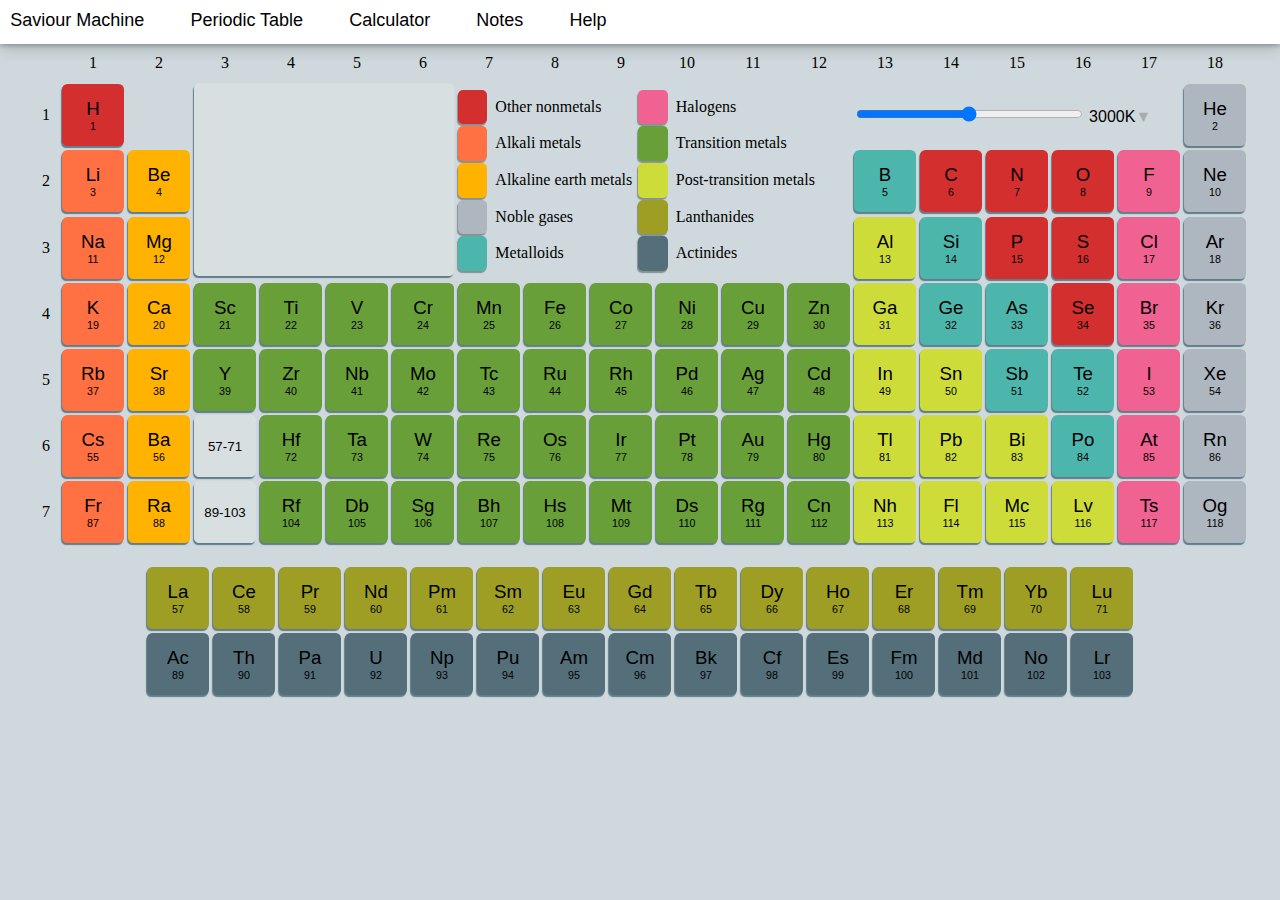
<file: periodicTable/periodictable.html>
<!DOCTYPE html>
<html><head><meta http-equiv="Content-Type" content="text/html; charset=windows-1252">
			
	<link rel="stylesheet" type="text/css" href="./css/periodictable.css">
		
	<link rel="stylesheet" href="./css/menu.css">
	
	<link rel="stylesheet" href="./css/sliding-button.css">
	<link rel="stylesheet" href="../css/navbar.css">
	
	<script src="./js/jquery.js"></script>    	<!-- JQUERy -->	
	<script src="./js/ptable.js"></script>      <!-- Main script file -->	
	<script src="./js/menu.js"></script>	       <!-- Menu file -->
	
		<title>
			PERIODIC TABLE
		</title>
	</head>
<body onload="hide()" bgcolor="#CFD8DC">
	<nav class="nav-bar">
        <ul>
            <li class="nav-option nav-header"><a href="/wt/home.html">Saviour Machine</a></li>
            <li class="nav-option nav-tab"><a href="./periodicTable/periodictable.html">Periodic Table</a></li>
            <li class="nav-option nav-tab"><a>Calculator</a></li>
            <li class="nav-option nav-tab"><a>Notes</a></li>
            <li class="nav-option nav-tab"><a>Help</a></li>
        </ul>
    </nav>
<!-- ---------------------------------------------------------------- MENU STUFF ----------------------------------------------------------->
	
	<!-- <nav id="menu" style="top: -147px;">
		<ul>
			<li><a>Table  View :&nbsp;&nbsp;&nbsp;&nbsp;&nbsp;&nbsp;<div><input type="checkbox" id="buttonThree" onclick="hide()"><label for="buttonThree" id="labelforbuttonthree"><i></i> </label></div></a></li>
			<li><a>Customize :<br></a>
			<a>&nbsp;&nbsp;&nbsp; Buttons: &nbsp;&nbsp;&nbsp;&nbsp;<input type="range" id="buttonRadiusControl" min="0" max="50" oninput="outputUpdateButtonRadius(this.value)"></a><br>
			<a>Colors:</a>
		</li></ul>
		<div id="menu_footer">&#9650;</div>
	</nav> -->
<!-- ---------------------------------------------------------------------------------------------------------------------------------------->
<div id="colorBox"><div id="closeColorBox" onclick="colorBoxClose()">&nbsp;&nbsp;X</div><p id="toColorChange"></p><input type="color" id="colorInput" list="colors" oninput="colorChange(this.value)"></div>
<table id="periodictable" align="center">
<tbody><tr align="center">
<td></td>
<td class="number" id="gone">1</td> 
<td class="number" id="gtwo">2</td> 
<td class="number" id="gthree">3</td>
<td class="number" id="gfour">4</td>
<td class="number" id="gfive">5</td>
<td class="number" id="gsix">6</td>
<td class="number" id="gseven">7</td>
<td class="number" id="geight">8</td>
<td class="number" id="gnine">9</td>
<td class="number" id="gten">10</td>
<td class="number" id="geleven">11</td>
<td class="number" id="gtwelve">12</td>
<td class="number" id="gthirteen">13</td>
<td class="number" id="gfourteen">14</td>
<td class="number" id="gfifteen">15</td>
<td class="number" id="gsixteen">16</td>
<td class="number" id="gseventeen">17</td>
<td class="number" id="geighteen">18</td> 
</tr>
<!-- PERIOD ONE -->
<tr class="periodone">
<td class="number" id="pone">1</td>
<td class="groupone"><button type="button" id="hydrogen" class="sblock othernonmetals" onclick="myFunction(this.id);hydrogen()"><span class="state"></span><span class="atomicsymboldisplay">H </span><span class="atomicnumberdisplay">1</span></button></td>                       <!-- HYDROGEN-->
<td colspan="1"></td>
<td rowspan="3" colspan="4"><button type="button" id="info" class="justForTheSakeOfABug" disabled><span id="radioactive"></span><span id="atomicnumber"></span><span id="atomicsymbol"></span><span id="cstructure"></span><span id="atomicname"></span><span id="atomicmass"></span><span id="ec"></span></button></td>

<!------------------------------------------------------------------INFORMATION BOX -------------------------------------------------------------->

<td rowspan="3" colspan="6" id="key" onmouseover="keyToggleAppear()" onmouseout="keyToggleAppear()">
	<div id="whole_key_box">
	<button id="key_toggle_right" class="key_toggle" onclick="nextPage(this)" style="display: none;">&#9658;</button>
	<button id="key_toggle_left" class="key_toggle" onclick="nextPage(this)" style="display: none;">&#9668;</button>
	<div id="legend" style="display: block;">
		<div id="othernon" class="ckey" onclick="highlightLotsOfElements(this.id)" ondblclick="colorBoxAppear(this.id)" style="display: inline-block;"><button type="button" id="otn" class="inkey"></button><span class="type">Other nonmetals</span></div>
		<div id="halogens" class="ckey" onclick="highlightLotsOfElements(this.id)" ondblclick="colorBoxAppear(this.id)" style="display: inline-block;"><button type="button" id="hal" class="inkey"></button><span class="type">Halogens</span></div>
		<br>
		<div id="alkalime" class="ckey" onclick="highlightLotsOfElements(this.id)" ondblclick="colorBoxAppear(this.id)" style="display: inline-block;"><button type="button" id="alk" class="inkey"></button><span class="type">Alkali metals</span></div>
		<div id="transiti" class="ckey" onclick="highlightLotsOfElements(this.id)" ondblclick="colorBoxAppear(this.id)" style="display: inline-block;"><button type="button" id="tra" class="inkey"></button><span class="type">Transition metals</span></div>
		<br>
		<div id="alkaline" class="ckey" onclick="highlightLotsOfElements(this.id)" ondblclick="colorBoxAppear(this.id)" style="display: inline-block;"><button type="button" id="alke" class="inkey"></button><span class="type">Alkaline earth metals</span></div>
		<div id="posttran" class="ckey" onclick="highlightLotsOfElements(this.id)" ondblclick="colorBoxAppear(this.id)" style="display: inline-block;"><button type="button" id="pos" class="inkey"></button><span class="type">Post-transition metals</span></div>
		<br>
		<div id="noblegas" class="ckey" onclick="highlightLotsOfElements(this.id)" ondblclick="colorBoxAppear(this.id)" style="display: inline-block;"><button type="button" id="nob" class="inkey"></button><span class="type">Noble gases</span></div>
		<div id="lanthani" class="ckey" onclick="highlightLotsOfElements(this.id)" ondblclick="colorBoxAppear(this.id)" style="display: inline-block;"><button type="button" id="lan" class="inkey"></button><span class="type">Lanthanides</span></div>
		<br>
		<div id="metalloi" class="ckey" onclick="highlightLotsOfElements(this.id)" ondblclick="colorBoxAppear(this.id)" style="display: inline-block;"><button type="button" id="met" class="inkey"></button><span class="type">Metalloids</span></div>
		<div id="actinide" class="ckey" onclick="highlightLotsOfElements(this.id)" ondblclick="colorBoxAppear(this.id)" style="display: inline-block;"><button type="button" id="act" class="inkey"></button><span class="type">Actinides</span></div>
		<div id="s" class="bkey" onclick="highlightLotsOfElements(this.id)" ondblclick="colorBoxAppear(this.id)" style="display: none;"><button type="button" id="sb" class="inkey"></button><span class="type">S Block</span></div>
		<div id="d" class="bkey" onclick="highlightLotsOfElements(this.id)" ondblclick="colorBoxAppear(this.id)" style="display: none;"><button type="button" id="db" class="inkey"></button><span class="type">D Block</span></div>
		<div id="p" class="bkey" onclick="highlightLotsOfElements(this.id)" ondblclick="colorBoxAppear(this.id)" style="display: none;"><button type="button" id="pb" class="inkey"></button><span class="type">P Block</span></div>
		<div id="f" class="bkey" onclick="highlightLotsOfElements(this.id)" ondblclick="colorBoxAppear(this.id)" style="display: none;"><button type="button" id="fb" class="inkey"></button><span class="type">F Block</span></div>
	</div>
	<div id="orbitals" style="display: none;">
		<table>
			<tbody><tr id="orbit1"><th class="orbitalLabel">1s</th><td class="1s orbitalArrowBox suborbitalS 1orbital"><span id="upArrow" class="arrow" >;</span><span id="downArrow" class="arrow" >&#8595;</span></td></tr>
			<tr id="orbit2">
				<th class="orbitalLabel">2s</th>
				<td class="2s orbitalArrowBox suborbitalS 2orbital"><span id="upArrow" class="arrow" >&#8593;</span><span id="downArrow" class="arrow" >&#8595;</span></td>
				<th class="orbitalLabel">2p</th>
				<td class="2p orbitalArrowBox suborbitalP 2orbital"><span id="upArrow" class="arrow" >&#8593;</span><span id="downArrow" class="arrow" >&#8595;</span></td>
				<td class="2p orbitalArrowBox suborbitalP 2orbital"><span id="upArrow" class="arrow" >&#8593;</span><span id="downArrow" class="arrow" >&#8595;</span></td>
				<td class="2p orbitalArrowBox suborbitalP 2orbital"><span id="upArrow" class="arrow" >&#8593;</span><span id="downArrow" class="arrow" >&#8595;</span></td>
			</tr>
			<tr id="orbit3">
				<th class="orbitalLabel">3s</th>
				<td class="3s orbitalArrowBox suborbitalS 3orbital"><span id="upArrow" class="arrow" >&#8593;</span><span id="downArrow" class="arrow" >&#8595;</span></td>
				<th class="orbitalLabel">3p</th>
				<td class="3p orbitalArrowBox suborbitalP 3orbital"><span id="upArrow" class="arrow" >&#8593;</span><span id="downArrow" class="arrow" >&#8595;</span></td>
				<td class="3p orbitalArrowBox suborbitalP 3orbital"><span id="upArrow" class="arrow" >&#8593;</span><span id="downArrow" class="arrow" >&#8595;</span></td>
				<td class="3p orbitalArrowBox suborbitalP 3orbital"><span id="upArrow" class="arrow" >&#8593;</span><span id="downArrow" class="arrow" >&#8595;</span></td>
				<th class="orbitalLabel">3d</th>
				<td class="3d orbitalArrowBox suborbitalD 3orbital"><span id="upArrow" class="arrow" >&#8593;</span><span id="downArrow" class="arrow" >&#8595;</span></td>
				<td class="3d orbitalArrowBox suborbitalD 3orbital"><span id="upArrow" class="arrow" >&#8593;</span><span id="downArrow" class="arrow" >&#8595;</span></td>
				<td class="3d orbitalArrowBox suborbitalD 3orbital"><span id="upArrow" class="arrow" >&#8593;</span><span id="downArrow" class="arrow" >&#8595;</span></td>
				<td class="3d orbitalArrowBox suborbitalD 3orbital"><span id="upArrow" class="arrow" >&#8593;</span><span id="downArrow" class="arrow" >&#8595;</span></td>
				<td class="3d orbitalArrowBox suborbitalD 3orbital"><span id="upArrow" class="arrow" >&#8593;</span><span id="downArrow" class="arrow" >&#8595;</span></td>	
			</tr>
			<tr id="orbit4">
				<th class="orbitalLabel">4s</th>
				<td class="4s orbitalArrowBox suborbitalS 4orbital"><span id="upArrow" class="arrow" >&#8593;</span><span id="downArrow" class="arrow" >&#8595;</span></td>
				<th class="orbitalLabel">4p</th>
				<td class="4p orbitalArrowBox suborbitalP 4orbital"><span id="upArrow" class="arrow" >&#8593;</span><span id="downArrow" class="arrow" >&#8595;</span></td>
				<td class="4p orbitalArrowBox suborbitalP 4orbital"><span id="upArrow" class="arrow" >&#8593;</span><span id="downArrow" class="arrow" >&#8595;</span></td>
				<td class="4p orbitalArrowBox suborbitalP 4orbital"><span id="upArrow" class="arrow" >&#8593;</span><span id="downArrow" class="arrow" >&#8595;</span></td>
				<th class="orbitalLabel">4d</th>
				<td class="4d orbitalArrowBox suborbitalD 4orbital"><span id="upArrow" class="arrow" >&#8593;</span><span id="downArrow" class="arrow" >&#8595;</span></td>
				<td class="4d orbitalArrowBox suborbitalD 4orbital"><span id="upArrow" class="arrow" >&#8593;</span><span id="downArrow" class="arrow" >&#8595;</span></td>
				<td class="4d orbitalArrowBox suborbitalD 4orbital"><span id="upArrow" class="arrow" >&#8593;</span><span id="downArrow" class="arrow" >&#8595;</span></td>
				<td class="4d orbitalArrowBox suborbitalD 4orbital"><span id="upArrow" class="arrow" >&#8593;</span><span id="downArrow" class="arrow" >&#8595;</span></td>
				<td class="4d orbitalArrowBox suborbitalD 4orbital"><span id="upArrow" class="arrow" >&#8593;</span><span id="downArrow" class="arrow" >&#8595;</span></td>	
				<th class="orbitalLabel">4f</th>
				<td class="4f orbitalArrowBox suborbitalF 4orbital"><span id="upArrow" class="arrow" >&#8593;</span><span id="downArrow" class="arrow" >&#8595;</span></td>
				<td class="4f orbitalArrowBox suborbitalF 4orbital"><span id="upArrow" class="arrow" >&#8593;</span><span id="downArrow" class="arrow" >&#8595;</span></td>
				<td class="4f orbitalArrowBox suborbitalF 4orbital"><span id="upArrow" class="arrow" >&#8593;</span><span id="downArrow" class="arrow" >&#8595;</span></td>
				<td class="4f orbitalArrowBox suborbitalF 4orbital"><span id="upArrow" class="arrow" >&#8593;</span><span id="downArrow" class="arrow" >&#8595;</span></td>
				<td class="4f orbitalArrowBox suborbitalF 4orbital"><span id="upArrow" class="arrow" >&#8593;</span><span id="downArrow" class="arrow" >&#8595;</span></td>	
				<td class="4f orbitalArrowBox suborbitalF 4orbital"><span id="upArrow" class="arrow" >&#8593;</span><span id="downArrow" class="arrow" >&#8595;</span></td>
				<td class="4f orbitalArrowBox suborbitalF 4orbital"><span id="upArrow" class="arrow" >&#8593;</span><span id="downArrow" class="arrow" >&#8595;</span></td>				
			</tr>
			<tr id="orbit5">
				<th class="orbitalLabel">5s</th>
				<td class="5s orbitalArrowBox suborbitalS 5orbital"><span id="upArrow" class="arrow" >&#8593;</span><span id="downArrow" class="arrow" >&#8595;</span></td>
				<th class="orbitalLabel">5p</th>
				<td class="5p orbitalArrowBox suborbitalP 5orbital"><span id="upArrow" class="arrow" >&#8593;</span><span id="downArrow" class="arrow" >&#8595;</span></td>
				<td class="5p orbitalArrowBox suborbitalP 5orbital"><span id="upArrow" class="arrow" >&#8593;</span><span id="downArrow" class="arrow" >&#8595;</span></td>
				<td class="5p orbitalArrowBox suborbitalP 5orbital"><span id="upArrow" class="arrow" >&#8593;</span><span id="downArrow" class="arrow" >&#8595;</span></td>
				<th class="orbitalLabel">5d</th>
				<td class="5d orbitalArrowBox suborbitalD 5orbital"><span id="upArrow" class="arrow" >&#8593;</span><span id="downArrow" class="arrow" >&#8595;</span></td>
				<td class="5d orbitalArrowBox suborbitalD 5orbital"><span id="upArrow" class="arrow" >&#8593;</span><span id="downArrow" class="arrow" >&#8595;</span></td>
				<td class="5d orbitalArrowBox suborbitalD 5orbital"><span id="upArrow" class="arrow" >&#8593;</span><span id="downArrow" class="arrow" >&#8595;</span></td>
				<td class="5d orbitalArrowBox suborbitalD 5orbital"><span id="upArrow" class="arrow" >&#8593;</span><span id="downArrow" class="arrow" >&#8595;</span></td>
				<td class="5d orbitalArrowBox suborbitalD 5orbital"><span id="upArrow" class="arrow" >&#8593;</span><span id="downArrow" class="arrow" >&#8595;</span></td>	
				<th class="orbitalLabel">5f</th>
				<td class="5f orbitalArrowBox suborbitalF 5orbital"><span id="upArrow" class="arrow" >&#8593;</span><span id="downArrow" class="arrow" >&#8595;</span></td>
				<td class="5f orbitalArrowBox suborbitalF 5orbital"><span id="upArrow" class="arrow" >&#8593;</span><span id="downArrow" class="arrow" >&#8595;</span></td>
				<td class="5f orbitalArrowBox suborbitalF 5orbital"><span id="upArrow" class="arrow" >&#8593;</span><span id="downArrow" class="arrow" >&#8595;</span></td>
				<td class="5f orbitalArrowBox suborbitalF 5orbital"><span id="upArrow" class="arrow" >&#8593;</span><span id="downArrow" class="arrow" >&#8595;</span></td>
				<td class="5f orbitalArrowBox suborbitalF 5orbital"><span id="upArrow" class="arrow" >&#8593;</span><span id="downArrow" class="arrow" >&#8595;</span></td>	
				<td class="5f orbitalArrowBox suborbitalF 5orbital"><span id="upArrow" class="arrow" >&#8593;</span><span id="downArrow" class="arrow" >&#8595;</span></td>
				<td class="5f orbitalArrowBox suborbitalF 5orbital"><span id="upArrow" class="arrow" >&#8593;</span><span id="downArrow" class="arrow" >&#8595;</span></td>				
			</tr>
			<tr id="orbit6">
				<th class="orbitalLabel">6s</th>
				<td class="6s orbitalArrowBox suborbitalS 6orbital"><span id="upArrow" class="arrow" >&#8593;</span><span id="downArrow" class="arrow" >&#8595;</span></td>
				<th class="orbitalLabel">6p</th>
				<td class="6p orbitalArrowBox suborbitalP 6orbital"><span id="upArrow" class="arrow" >&#8593;</span><span id="downArrow" class="arrow" >&#8595;</span></td>
				<td class="6p orbitalArrowBox suborbitalP 6orbital"><span id="upArrow" class="arrow" >&#8593;</span><span id="downArrow" class="arrow" >&#8595;</span></td>
				<td class="6p orbitalArrowBox suborbitalP 6orbital"><span id="upArrow" class="arrow" >&#8593;</span><span id="downArrow" class="arrow" >&#8595;</span></td>
				<th class="orbitalLabel">6d</th>
				<td class="6d orbitalArrowBox suborbitalD 6orbital"><span id="upArrow" class="arrow" >&#8593;</span><span id="downArrow" class="arrow" >&#8595;</span></td>
				<td class="6d orbitalArrowBox suborbitalD 6orbital"><span id="upArrow" class="arrow" >&#8593;</span><span id="downArrow" class="arrow" >&#8595;</span></td>
				<td class="6d orbitalArrowBox suborbitalD 6orbital"><span id="upArrow" class="arrow" >&#8593;</span><span id="downArrow" class="arrow" >&#8595;</span></td>
				<td class="6d orbitalArrowBox suborbitalD 6orbital"><span id="upArrow" class="arrow" >&#8593;</span><span id="downArrow" class="arrow" >&#8595;</span></td>
				<td class="6d orbitalArrowBox suborbitalD 6orbital"><span id="upArrow" class="arrow" >&#8593;</span><span id="downArrow" class="arrow" >&#8595;</span></td>	
				<!-- OXIDATION STATES HEADING -->
				<td colspan="8" id="oxidationStatesHeading">Oxidation States:</td>
			</tr>
			<tr id="orbit7">
				<th class="orbitalLabel">7s</th>
				<td class="7s orbitalArrowBox suborbitalS 7orbital"><span id="upArrow" class="arrow" >&#8593;</span><span id="downArrow" class="arrow" >&#8595;</span></td>
				<th class="orbitalLabel">7p</th>
				<td class="7p orbitalArrowBox suborbitalP 7orbital"><span id="upArrow" class="arrow" >&#8593;</span><span id="downArrow" class="arrow" >&#8595;</span></td>
				<td class="7p orbitalArrowBox suborbitalP 7orbital"><span id="upArrow" class="arrow" >&#8593;</span><span id="downArrow" class="arrow" >&#8595;</span></td>
				<td class="7p orbitalArrowBox suborbitalP 7orbital"><span id="upArrow" class="arrow" >&#8593;</span><span id="downArrow" class="arrow" >&#8595;</span></td>
				<!-- OXIDATION STATES -->
				<td id="oxidationStates" colspan="14"></td> 
			</tr>
		</tbody></table>
	</div>
	<!-- <div id="toggle_state_indicator_whole">
		<div id="toggle_state_indicator_one" class="toggle_state_indicator_part" style="background: grey;"></div><div id="toggle_state_indicator_two" class="toggle_state_indicator_part" style="background: lightgrey;"></div>
	</div> -->
	</div>
</td>

<!------------------------------------------------------------------------------------------------------------------------------------------------>

<td colspan="5" id="temperatureControlNest" ondblclick="tempActivate()" style="background: transparent;">
	<input type="range" id="temperatureControl" list="temperatureValues" min="0" max="6000" oninput="outputUpdateTemperature(value)">
	<output for="temperatureControl" id="temperatureDisplay"></output><span id="temperatureUnitTriangle" onclick="openTempUnits()">&#9660;</span>
	<div id="tempUnitDropdown"><div id="K" class="tempUnits" onclick="changeTempUnit(this.id)"></div><div id="C" class="tempUnits" onclick="changeTempUnit(this.id)"></div><div id="F" class="tempUnits" onclick="changeTempUnit(this.id)"></div></div>
	<script>
		var currentTempUnit="K",tempUnitsOpen=false;
		function changeTempUnit(unit) {
			currentTempUnit=unit;
			var x=document.getElementsByClassName("tempUnits");
			for (var i=0;i<x.length;i++) {
				if (x[i].id===currentTempUnit) {
					document.getElementById(x[i].id).style.border="1px solid hsla(206, 100%, 31%, 1)";
				}
				else{
					document.getElementById(x[i].id).style.border="1px solid transparent";
				}
			
			}
			document.getElementById('temperatureDisplay').value = document.getElementById(currentTempUnit).innerHTML;
		}
		function openTempUnits() {
			if (tempUnitsOpen==false) {
				tempUnitsOpen=true;
				document.getElementById("tempUnitDropdown").style.display="block";
				document.getElementById("temperatureUnitTriangle").innerHTML="&#9650;";
			}
			else{
				tempUnitsOpen=false;
				document.getElementById("tempUnitDropdown").style.display="none";
				document.getElementById("temperatureUnitTriangle").innerHTML="&#9660;";
			}
		}
	</script>
</td>
<td class="groupeighteen"><button type="button" id="helium" class="pblock noblegases" onclick="myFunction(this.id);helium()"><span class="atomicsymboldisplay">He</span><span class="atomicnumberdisplay">2</span></button></td>                   <!--HELIUM-->
</tr>
<!-- PERIOD TWO -->
<tr class="periodtwo">
<td class="number" id="ptwo">2</td>
<td class="groupone"><button type="button" id="lithium" class="sblock alkalimetals" onclick="myFunction(this.id);lithium()"><span class="atomicsymboldisplay">Li</span><span class="atomicnumberdisplay">3</span></button></td>                       <!--LITHIUM-->
<td class="grouptwo"><button type="button" id="beryllium" class="sblock alkalineearthmetals" onclick="myFunction(this.id);beryllium()"><span class="atomicsymboldisplay">Be</span><span class="atomicnumberdisplay">4</span></button></td> 				       <!-- BERYLLIUM-->	 
<td class="groupthirteen"><button type="button" id="boron" class="pblock metalloids" onclick="myFunction(this.id);boron()"><span class="atomicsymboldisplay">B</span><span class="atomicnumberdisplay">5</span></button></td>	                   <!-- BORON -->
<td class="groupfourteen"><button type="button" id="carbon" class="pblock othernonmetals" onclick="myFunction(this.id);carbon()"><span class="atomicsymboldisplay">C</span><span class="atomicnumberdisplay">6</span></button></td>	                   <!-- CARBON-->
<td class="groupfifteen"><button type="button" id="nitrogen" class="pblock othernonmetals" onclick="myFunction(this.id);nitrogen()"><span class="atomicsymboldisplay">N</span><span class="atomicnumberdisplay">7</span></button></td>	               <!-- NITROGEN-->
<td class="groupsixteen"><button type="button" id="oxygen" class="pblock othernonmetals" onclick="myFunction(this.id);oxygen()"><span class="atomicsymboldisplay">O</span><span class="atomicnumberdisplay">8</span></button></td>	                   <!-- OXYGEN-->
<td class="groupseventeen"><button type="button" id="fluorine" class="pblock halogens" onclick="myFunction(this.id);fluorine()"><span class="atomicsymboldisplay">F</span><span class="atomicnumberdisplay">9</span></button></td>	               <!-- FLUORINE-->
<td class="groupeighteen"><button type="button" id="neon" class="pblock noblegases" onclick="myFunction(this.id);neon()"><span class="atomicsymboldisplay">Ne</span><span class="atomicnumberdisplay">10</span></button></td>	                   <!-- NEON-->
</tr>
<!-- PERIOD THREE -->
<tr class="periodthree">
<td class="number" id="pthree">3</td>
<td class="groupone"><button type="button" id="sodium" class="sblock alkalimetals" onclick="myFunction(this.id);sodium()"><span class="atomicsymboldisplay">Na</span><span class="atomicnumberdisplay">11</span></button></td>                        <!-- SODIUM-->
<td class="grouptwo"><button type="button" id="magnesium" class="sblock alkalineearthmetals" onclick="myFunction(this.id);magnesium()"><span class="atomicsymboldisplay">Mg</span><span class="atomicnumberdisplay">12</span></button></td>                     <!-- MAGNESIUM-->
<td class="groupthirteen"><button type="button" id="aluminium" class="pblock posttransitionmetals" onclick="myFunction(this.id);aluminium()"><span class="atomicsymboldisplay">Al</span><span class="atomicnumberdisplay">13</span></button></td>	               <!-- ALUMINIUM-->   
<td class="groupfourteen"><button type="button" id="silicon" class="pblock metalloids" onclick="myFunction(this.id);silicon()"><span class="atomicsymboldisplay">Si</span><span class="atomicnumberdisplay">14</span></button></td>	               <!-- SILICON-->     
<td class="groupfifteen"><button type="button" id="phosphorus" class="pblock othernonmetals" onclick="myFunction(this.id);phosphorus()"><span class="atomicsymboldisplay">P</span><span class="atomicnumberdisplay">15</span></button></td>	               <!-- PHOSPHORUS-->
<td class="groupsixteen"><button type="button" id="sulphur" class="pblock othernonmetals" onclick="myFunction(this.id);sulphur()"><span class="atomicsymboldisplay">S</span><span class="atomicnumberdisplay">16</span></button></td>	                   <!-- SULPHUR-->
<td class="groupseventeen"><button type="button" id="chlorine" class="pblock halogens" onclick="myFunction(this.id);chlorine()"><span class="atomicsymboldisplay">Cl</span><span class="atomicnumberdisplay">17</span></button></td>                <!-- CHLORINE-->
<td class="groupeighteen"><button type="button" id="argon" class="pblock noblegases" onclick="myFunction(this.id);argon()"><span class="atomicsymboldisplay">Ar</span><span class="atomicnumberdisplay">18</span></button></td>                    <!-- ARGON-->
</tr>
<!-- PERIOD FOUR -->
<tr class="periodfour">
<td class="number" id="pfour" style="background-color: transparent;">4</td>
<td class="groupone"><button type="button" id="potassium" class="sblock alkalimetals" onclick="myFunction(this.id);potassium()"><span class="atomicsymboldisplay">K</span><span class="atomicnumberdisplay">19</span></button></td>                     <!-- POTASSIUM-->
<td class="grouptwo"><button type="button" id="calcium" class="sblock alkalineearthmetals" onclick="myFunction(this.id);calcium()"><span class="atomicsymboldisplay">Ca</span><span class="atomicnumberdisplay">20</span></button></td>                      <!-- CALCIUM--> 
<td class="groupthree"><button type="button" id="scandium" class="dblock transitionmetals" onclick="myFunction(this.id);scandium()"><span class="atomicsymboldisplay">Sc</span><span class="atomicnumberdisplay">21</span></button></td>                   <!--SCANDIUM-->
<td class="groupfour"><button type="button" id="titanium" class="dblock transitionmetals" onclick="myFunction(this.id);titanium()"><span class="atomicsymboldisplay">Ti</span><span class="atomicnumberdisplay">22</span></button></td>                    <!--TITANIUM-->
<td class="groupfive"><button type="button" id="vanadium" class="dblock transitionmetals" onclick="myFunction(this.id);vanadium()"><span class="atomicsymboldisplay">V</span><span class="atomicnumberdisplay">23</span></button></td>                     <!--VANADIUM-->
<td class="groupsix"><button type="button" id="chromium" class="dblock transitionmetals" onclick="myFunction(this.id);chromium()"><span class="atomicsymboldisplay">Cr</span><span class="atomicnumberdisplay">24</span></button></td>                     <!--CHROMIUM-->
<td class="groupseven"><button type="button" id="manganese" class="dblock transitionmetals" onclick="myFunction(this.id);manganese()" ><span class="atomicsymboldisplay">Mn</span><span class="atomicnumberdisplay">25</span></button></td>                  <!--MANGANESE-->
<td class="groupeight"><button type="button" id="iron" class="dblock transitionmetals" onclick="myFunction(this.id);iron()" ><span class="atomicsymboldisplay">Fe</span><span class="atomicnumberdisplay">26</span></button></td>                       <!--IRON-->
<td class="groupnine"><button type="button" id="cobalt" class="dblock transitionmetals" onclick="myFunction(this.id);cobalt()" ><span class="atomicsymboldisplay">Co</span><span class="atomicnumberdisplay">27</span></button></td>                      <!--COBALT-->
<td class="groupten"><button type="button" id="nickel" class="dblock transitionmetals" onclick="myFunction(this.id);nickel()"><span class="atomicsymboldisplay">Ni</span><span class="atomicnumberdisplay">28</span></button></td>                       <!--NICKEL-->
<td class="groupeleven"><button type="button" id="copper" class="dblock transitionmetals" onclick="myFunction(this.id);copper()"><span class="atomicsymboldisplay">Cu</span><span class="atomicnumberdisplay">29</span></button></td>                    <!--COPPER-->
<td class="grouptwelve"><button type="button" id="zinc" class="dblock transitionmetals" onclick="myFunction(this.id);zinc()"><span class="atomicsymboldisplay">Zn</span><span class="atomicnumberdisplay">30</span></button></td>                      <!--ZINC-->
<td class="groupthirteen"><button type="button" id="gallium" class="pblock posttransitionmetals" onclick="myFunction(this.id);gallium()"><span class="atomicsymboldisplay">Ga</span><span class="atomicnumberdisplay">31</span></button></td>	              <!-- GALLIUM-->
<td class="groupfourteen"><button type="button" id="germanium" class="pblock metalloids" onclick="myFunction(this.id);germanium()"><span class="atomicsymboldisplay">Ge</span><span class="atomicnumberdisplay">32</span></button></td>	              <!-- GERMANIUM-->
<td class="groupfifteen"><button type="button" id="arsenic" class="pblock metalloids" onclick="myFunction(this.id);arsenic()"><span class="atomicsymboldisplay">As</span><span class="atomicnumberdisplay">33</span></button></td>	              <!-- ARSENIC-->
<td class="groupsixteen"><button type="button" id="selenium" class="pblock othernonmetals" onclick="myFunction(this.id);selenium()"><span class="atomicsymboldisplay">Se</span><span class="atomicnumberdisplay">34</span></button></td>	              <!-- SELENIUM-->
<td class="groupseventeen"><button type="button" id="bromine" class="pblock halogens" onclick="myFunction(this.id);bromine()"><span class="atomicsymboldisplay">Br</span><span class="atomicnumberdisplay">35</span></button></td>	              <!-- BROMINE-->
<td class="groupeighteen"><button type="button" id="krypton" class="pblock noblegases" onclick="myFunction(this.id);krypton()"><span class="atomicsymboldisplay">Kr</span><span class="atomicnumberdisplay">36</span></button></td>                 <!-- KRYPTON-->
</tr>
<!-- PERIOD FIVE -->
<tr class="periodfive">
<td class="number" id="pfive">5</td>
<td class="groupone"><button type="button" id="rubidium" class="sblock alkalimetals" onclick="myFunction(this.id);rubidium()"><span class="atomicsymboldisplay">Rb</span><span class="atomicnumberdisplay">37</span></button></td>                     <!-- RUBIDIUM-->
<td class="grouptwo"><button type="button" id="strontium" class="sblock alkalineearthmetals" onclick="myFunction(this.id);strontium()"><span class="atomicsymboldisplay">Sr</span><span class="atomicnumberdisplay">38</span></button></td>                    <!-- STRONTIUM-->
<td class="groupthree"><button type="button" id="yttrium" class="dblock transitionmetals" onclick="myFunction(this.id);yttrium()"><span class="atomicsymboldisplay">Y</span><span class="atomicnumberdisplay">39</span></button></td>                     <!--YTTRIUM-->
<td class="groupfour"><button type="button" id="zirconium" class="dblock transitionmetals" onclick="myFunction(this.id);zirconium()"><span class="atomicsymboldisplay">Zr</span><span class="atomicnumberdisplay">40</span></button></td>                   <!--ZIRCONIUM-->
<td class="groupfive"><button type="button" id="niobium" class="dblock transitionmetals" onclick="myFunction(this.id);niobium()"><span class="atomicsymboldisplay">Nb</span><span class="atomicnumberdisplay">41</span></button></td>                     <!--NIOBIUM-->
<td class="groupsix"><button type="button" id="molybdenum" class="dblock transitionmetals" onclick="myFunction(this.id);molybdenum()"><span class="atomicsymboldisplay">Mo</span><span class="atomicnumberdisplay">42</span></button></td>                   <!--MOLYBDENUM-->
<td class="groupseven"><button type="button" id="technetium" class="dblock transitionmetals" onclick="myFunction(this.id);technetium()"><span class="atomicsymboldisplay">Tc</span><span class="atomicnumberdisplay">43</span></button></td>                 <!--TECHNETIUM-->
<td class="groupeight"><button type="button" id="ruthenium" class="dblock transitionmetals" onclick="myFunction(this.id);ruthenium()"><span class="atomicsymboldisplay">Ru</span><span class="atomicnumberdisplay">44</span></button></td>                  <!--RUTHENIUM-->
<td class="groupnine"><button type="button" id="rhodium" class="dblock transitionmetals" onclick="myFunction(this.id);rhodium()"><span class="atomicsymboldisplay">Rh</span><span class="atomicnumberdisplay">45</span></button></td>                     <!--RHODIUM-->
<td class="groupten"><button type="button" id="palladium" class="dblock transitionmetals" onclick="myFunction(this.id);palladium()"><span class="atomicsymboldisplay">Pd</span><span class="atomicnumberdisplay">46</span></button></td>                    <!--PALLADIUM-->
<td class="groupeleven"><button type="button" id="silver" class="dblock transitionmetals" onclick="myFunction(this.id);silver()"><span class="atomicsymboldisplay">Ag</span><span class="atomicnumberdisplay">47</span></button></td>                    <!--SILVER-->
<td class="grouptwelve"><button type="button" id="cadmium" class="dblock transitionmetals" onclick="myFunction(this.id);cadmium()"><span class="atomicsymboldisplay">Cd</span><span class="atomicnumberdisplay">48</span></button></td>                   <!--CADMIUM-->
<td class="groupthirteen"><button type="button" id="indium" class="pblock posttransitionmetals" onclick="myFunction(this.id);indium()"><span class="atomicsymboldisplay">In</span><span class="atomicnumberdisplay">49</span></button></td>	              <!-- INDIUM-->
<td class="groupfourteen"><button type="button" id="tin" class="pblock posttransitionmetals" onclick="myFunction(this.id);tin()"><span class="atomicsymboldisplay">Sn</span><span class="atomicnumberdisplay">50</span></button></td>	                  <!-- TIN-->
<td class="groupfifteen"><button type="button" id="antimony" class="pblock metalloids" onclick="myFunction(this.id);antimony()"><span class="atomicsymboldisplay">Sb</span><span class="atomicnumberdisplay">51</span></button></td>	              <!-- ANTIMONY-->
<td class="groupsixteen"><button type="button" id="tellurium" class="pblock metalloids" onclick="myFunction(this.id);tellurium()"><span class="atomicsymboldisplay">Te</span><span class="atomicnumberdisplay">52</span></button></td>	              <!-- TELLURIUM-->
<td class="groupseventeen"><button type="button" id="iodine" class="pblock halogens" onclick="myFunction(this.id);iodine()"><span class="atomicsymboldisplay">I</span><span class="atomicnumberdisplay">53</span></button></td>	              <!-- IODINE-->
<td class="groupeighteen"><button type="button" id="xenon" class="pblock noblegases" onclick="myFunction(this.id);xenon()"><span class="atomicsymboldisplay">Xe</span><span class="atomicnumberdisplay">54</span></button></td>	                  <!-- XENON-->
</tr>
<!-- PERIOD SIX -->
<tr class="periodsix">
<td class="number" id="psix">6</td>
<td class="groupone"><button type="button" id="caesium" class="sblock alkalimetals" onclick="myFunction(this.id);caesium()"><span class="atomicsymboldisplay">Cs</span><span class="atomicnumberdisplay">55</span></button></td>                      <!-- CAESIUM-->
<td class="grouptwo"><button type="button" id="barium" class="sblock alkalineearthmetals" onclick="myFunction(this.id);barium()"><span class="atomicsymboldisplay">Ba</span><span class="atomicnumberdisplay">56</span></button></td>                       <!-- BARIUM-->     
<td class="groupthree"><button type="button" id="lanthanides" class="justForTheSakeOfABug" disabled="">57-71</button></td>             <!--LANTHANIDES-->
<td class="groupfour"><button type="button" id="hafnium" class="dblock transitionmetals" onclick="myFunction(this.id);hafnium()"><span class="atomicsymboldisplay">Hf</span><span class="atomicnumberdisplay">72</span></button></td>                     <!--HAFNIUM-->
<td class="groupfive"><button type="button" id="tantalum" class="dblock transitionmetals" onclick="myFunction(this.id);tantalum()"><span class="atomicsymboldisplay">Ta</span><span class="atomicnumberdisplay">73</span></button></td>                    <!--TANTALUM-->
<td class="groupsix"><button type="button" id="tungsten" class="dblock transitionmetals" onclick="myFunction(this.id);tungsten()"><span class="atomicsymboldisplay">W</span><span class="atomicnumberdisplay">74</span></button></td>                      <!--TUNGSTEN-->
<td class="groupseven"><button type="button" id="rhenium" class="dblock transitionmetals" onclick="myFunction(this.id);rhenium()"><span class="atomicsymboldisplay">Re</span><span class="atomicnumberdisplay">75</span></button></td>                    <!--RHENIUM-->
<td class="groupeight"><button type="button" id="osmium" class="dblock transitionmetals" onclick="myFunction(this.id);osmium()"><span class="atomicsymboldisplay">Os</span><span class="atomicnumberdisplay">76</span></button></td>                     <!--OSMIUM-->
<td class="groupnine"><button type="button" id="iridium" class="dblock transitionmetals" onclick="myFunction(this.id);iridium()"><span class="atomicsymboldisplay">Ir</span><span class="atomicnumberdisplay">77</span></button></td>                     <!--IRIDIUM-->
<td class="groupten"><button type="button" id="platinum" class="dblock transitionmetals" onclick="myFunction(this.id);platinum()"><span class="atomicsymboldisplay">Pt</span><span class="atomicnumberdisplay">78</span></button></td>                     <!--PLATINUM-->
<td class="groupeleven"><button type="button" id="gold" class="dblock transitionmetals" onclick="myFunction(this.id);gold()"><span class="atomicsymboldisplay">Au</span><span class="atomicnumberdisplay">79</span></button></td>                      <!--GOLD-->
<td class="grouptwelve"><button type="button" id="mercury" class="dblock transitionmetals" onclick="myFunction(this.id);mercury()"><span class="atomicsymboldisplay">Hg</span><span class="atomicnumberdisplay">80</span></button></td>                   <!--MERCURY-->
<td class="groupthirteen"><button type="button" id="thallium" class="pblock posttransitionmetals" onclick="myFunction(this.id);thallium()"><span class="atomicsymboldisplay">Tl</span><span class="atomicnumberdisplay">81</span></button></td>	              <!-- THALLIUM-->
<td class="groupfourteen"><button type="button" id="Lead" class="pblock posttransitionmetals" onclick="myFunction(this.id);lead()"><span class="atomicsymboldisplay">Pb</span><span class="atomicnumberdisplay">82</span></button></td>	                  <!-- LEAD-->
<td class="groupfifteen"><button type="button" id="bismuth" class="pblock posttransitionmetals" onclick="myFunction(this.id);bismuth()"><span class="atomicsymboldisplay">Bi</span><span class="atomicnumberdisplay">83</span></button></td>	              <!-- BISMUTH-->
<td class="groupsixteen"><button type="button" id="polonium" class="pblock metalloids" onclick="myFunction(this.id);polonium()"><span class="atomicsymboldisplay">Po</span><span class="atomicnumberdisplay">84</span></button></td>	              <!-- POLONIUM-->
<td class="groupseventeen"><button type="button" id="astatine" class="pblock halogens" onclick="myFunction(this.id);astatine()"><span class="atomicsymboldisplay">At</span><span class="atomicnumberdisplay">85</span></button></td>	              <!-- ASTATINE-->
<td class="groupeighteen"><button type="button" id="radon" class="pblock noblegases" onclick="myFunction(this.id);radon()"><span class="atomicsymboldisplay">Rn</span><span class="atomicnumberdisplay">86</span></button></td>	                  <!-- RADON-->
</tr>
<!-- PERIOD SEVEN -->
<tr class="periodseven"> 
<td class="number" id="pseven">7</td>
<td class="groupone"><button type="button" id="francium" class="sblock alkalimetals" onclick="myFunction(this.id);francium()"><span class="atomicsymboldisplay">Fr</span><span class="atomicnumberdisplay">87</span></button></td>                     <!-- FRANCIUM-->
<td class="grouptwo"><button type="button" id="radium" class="sblock alkalineearthmetals" onclick="myFunction(this.id);radium()"><span class="atomicsymboldisplay">Ra</span><span class="atomicnumberdisplay">88</span></button></td>                       <!-- RADIUM-->
<td class="groupthree"><button type="button" id="actinides" class="justForTheSakeOfABug" disabled="">89-103</button></td>              <!--ACTINIDES-->
<td class="groupfour"><button type="button" id="rutherfordium" class="dblock transitionmetals" onclick="myFunction(this.id);rutherfordium()"><span class="atomicsymboldisplay">Rf</span><span class="atomicnumberdisplay">104</span></button></td>               <!--RUTHERFORDIUM-->
<td class="groupfive"><button type="button" id="dubnium" class="dblock transitionmetals" onclick="myFunction(this.id);dubnium()"><span class="atomicsymboldisplay">Db</span><span class="atomicnumberdisplay">105</span></button></td>                     <!--DUBNIUM-->
<td class="groupsix"><button type="button" id="seaborgium" class="dblock transitionmetals" onclick="myFunction(this.id);seaborgium()"><span class="atomicsymboldisplay">Sg</span><span class="atomicnumberdisplay">106</span></button></td>                   <!--SEABORGIUM-->
<td class="groupseven"><button type="button" id="bohrium" class="dblock transitionmetals" onclick="myFunction(this.id);bohrium()"><span class="atomicsymboldisplay">Bh</span><span class="atomicnumberdisplay">107</span></button></td>                    <!--BOHRIUM-->
<td class="groupeight"><button type="button" id="hassium" class="dblock transitionmetals" onclick="myFunction(this.id);hassium()"><span class="atomicsymboldisplay">Hs</span><span class="atomicnumberdisplay">108</span></button></td>                    <!--HASSIUM-->
<td class="groupnine"><button type="button" id="meitnerium" class="dblock transitionmetals" onclick="myFunction(this.id);meitnerium()"><span class="atomicsymboldisplay">Mt</span><span class="atomicnumberdisplay">109</span></button></td>                  <!--MEITNERIUM-->
<td class="groupten"><button type="button" id="darmstadtium" class="dblock transitionmetals" onclick="myFunction(this.id);darmstadtium()"><span class="atomicsymboldisplay">Ds</span><span class="atomicnumberdisplay">110</span></button></td>                 <!--DARMSTADTIUM-->
<td class="groupeleven"><button type="button" id="roentgenium" class="dblock transitionmetals" onclick="myFunction(this.id);roentgenium()"><span class="atomicsymboldisplay">Rg</span><span class="atomicnumberdisplay">111</span></button></td>               <!--ROENTGENIUM-->
<td class="grouptwelve"><button type="button" id="Copernicium" class="dblock transitionmetals" onclick="myFunction(this.id);copernicium()"><span class="atomicsymboldisplay">Cn</span><span class="atomicnumberdisplay">112</span></button></td>               <!--COPPERNICIUM-->
<td class="groupthirteen"><button type="button" id="ununtrium" class="pblock posttransitionmetals" onclick="myFunction(this.id);ununtrium()"><span class="atomicsymboldisplay">Nh</span><span class="atomicnumberdisplay">113</span></button></td>	          <!-- UNUNTRIUM-->
<td class="groupfourteen"><button type="button" id="flerovium" class="pblock posttransitionmetals" onclick="myFunction(this.id);flerovium()"><span class="atomicsymboldisplay">Fl</span><span class="atomicnumberdisplay">114</span></button></td>	              <!-- FLEROVIUM-->
<td class="groupfifteen"><button type="button" id="ununpentium" class="pblock posttransitionmetals" onclick="myFunction(this.id);ununpentium()"><span class="atomicsymboldisplay">Mc</span><span class="atomicnumberdisplay">115</span></button></td>	          <!-- UNUNPENTIUM-->
<td class="groupsixteen"><button type="button" id="livermorium" class="pblock posttransitionmetals" onclick="myFunction(this.id);livermorium()"><span class="atomicsymboldisplay">Lv</span><span class="atomicnumberdisplay">116</span></button></td>	          <!-- LIVERMORIUM-->
<td class="groupseventeen"><button type="button" id="ununseptium" class="pblock halogens" onclick="myFunction(this.id);ununseptium()"><span class="atomicsymboldisplay">Ts</span><span class="atomicnumberdisplay">117</span></button></td>	          <!-- UNUNSEPTIUM-->
<td class="groupeighteen"><button type="button" id="ununoctium" class="pblock noblegases" onclick="myFunction(this.id);ununoctium()"><span class="atomicsymboldisplay">Og</span><span class="atomicnumberdisplay">118</span></button></td>	          <!-- UNUNOCTIUM-->
</tr>
</tbody></table>
<br>
<table align="center">
<tbody><tr class="periodsix">
<td><button id="lanthanum" class="fblock lanthanides" onclick="myFunction(this.id);lanthanum()" style="background-color: rgb(158, 157, 36);"><span class="atomicsymboldisplay">La</span><span class="atomicnumberdisplay">57</span></button></td>
<td><button id="cerium" class="fblock lanthanides" onclick="myFunction(this.id);cerium()"><span class="atomicsymboldisplay">Ce</span><span class="atomicnumberdisplay">58</span></button></td>
<td><button id="praseodymium" class="fblock lanthanides" onclick="myFunction(this.id);praseodymium()"><span class="atomicsymboldisplay">Pr</span><span class="atomicnumberdisplay">59</span></button></td>
<td><button id="neodymium" class="fblock lanthanides" onclick="myFunction(this.id);neodymium()"><span class="atomicsymboldisplay">Nd</span><span class="atomicnumberdisplay">60</span></button></td>
<td><button id="promethium" class="fblock lanthanides" onclick="myFunction(this.id);promethium()"><span class="atomicsymboldisplay">Pm</span><span class="atomicnumberdisplay">61</span></button></td>
<td><button id="samarium" class="fblock lanthanides" onclick="myFunction(this.id);samarium()"><span class="atomicsymboldisplay">Sm</span><span class="atomicnumberdisplay">62</span></button></td>
<td><button id="europium" class="fblock lanthanides" onclick="myFunction(this.id);europium()"><span class="atomicsymboldisplay">Eu</span><span class="atomicnumberdisplay">63</span></button></td>
<td><button id="gadolinium" class="fblock lanthanides" onclick="myFunction(this.id);gadolinium()"><span class="atomicsymboldisplay">Gd</span><span class="atomicnumberdisplay">64</span></button></td>
<td><button id="terbium" class="fblock lanthanides" onclick="myFunction(this.id);terbium()"><span class="atomicsymboldisplay">Tb</span><span class="atomicnumberdisplay">65</span></button></td>
<td><button id="dysprosium" class="fblock lanthanides" onclick="myFunction(this.id);dysprosium()"><span class="atomicsymboldisplay">Dy</span><span class="atomicnumberdisplay">66</span></button></td>
<td><button id="holmium" class="fblock lanthanides" onclick="myFunction(this.id);holmium()"><span class="atomicsymboldisplay">Ho</span><span class="atomicnumberdisplay">67</span></button></td>
<td><button id="erbium" class="fblock lanthanides" onclick="myFunction(this.id);erbium()"><span class="atomicsymboldisplay">Er</span><span class="atomicnumberdisplay">68</span></button></td>
<td><button id="thulium" class="fblock lanthanides" onclick="myFunction(this.id);thulium()"><span class="atomicsymboldisplay">Tm</span><span class="atomicnumberdisplay">69</span></button></td>
<td><button id="ytterbium" class="fblock lanthanides" onclick="myFunction(this.id);ytterbium()"><span class="atomicsymboldisplay">Yb</span><span class="atomicnumberdisplay">70</span></button></td>
<td><button id="lutetium" class="fblock lanthanides" onclick="myFunction(this.id);lutetium()"><span class="atomicsymboldisplay">Lu</span><span class="atomicnumberdisplay">71</span></button></td>
</tr>
<tr class="periodseven">
<td><button id="actinium" class="fblock actinides" onclick="myFunction(this.id);actinium()"><span class="atomicsymboldisplay">Ac</span><span class="atomicnumberdisplay">89</span></button></td>
<td><button id="thorium" class="fblock actinides" onclick="myFunction(this.id);thorium()"><span class="atomicsymboldisplay">Th</span><span class="atomicnumberdisplay">90</span></button></td>
<td><button id="protactinium" class="fblock actinides" onclick="myFunction(this.id);protactinium()"><span class="atomicsymboldisplay">Pa</span><span class="atomicnumberdisplay">91</span></button></td>
<td><button id="uranium" class="fblock actinides" onclick="myFunction(this.id);uranium()"><span class="atomicsymboldisplay">U</span><span class="atomicnumberdisplay">92</span></button></td>
<td><button id="neptunium" class="fblock actinides" onclick="myFunction(this.id);neptunium()"><span class="atomicsymboldisplay">Np</span><span class="atomicnumberdisplay">93</span></button></td>
<td><button id="plutonium" class="fblock actinides" onclick="myFunction(this.id);plutonium()"><span class="atomicsymboldisplay">Pu</span><span class="atomicnumberdisplay">94</span></button></td>
<td><button id="americium" class="fblock actinides" onclick="myFunction(this.id);americium()"><span class="atomicsymboldisplay">Am</span><span class="atomicnumberdisplay">95</span></button></td>
<td><button id="curium" class="fblock actinides" onclick="myFunction(this.id);curium()"><span class="atomicsymboldisplay">Cm</span><span class="atomicnumberdisplay">96</span></button></td>
<td><button id="berkelium" class="fblock actinides" onclick="myFunction(this.id);berkelium()"><span class="atomicsymboldisplay">Bk</span><span class="atomicnumberdisplay">97</span></button></td>
<td><button id="californium" class="fblock actinides" onclick="myFunction(this.id);californium()"><span class="atomicsymboldisplay">Cf</span><span class="atomicnumberdisplay">98</span></button></td>
<td><button id="einsteinium" class="fblock actinides" onclick="myFunction(this.id);einsteinium()"><span class="atomicsymboldisplay">Es</span><span class="atomicnumberdisplay">99</span></button></td>
<td><button id="fermium" class="fblock actinides" onclick="myFunction(this.id);fermium()"><span class="atomicsymboldisplay">Fm</span><span class="atomicnumberdisplay">100</span></button></td>
<td><button id="mendelevium" class="fblock actinides" onclick="myFunction(this.id);mendelevium()"><span class="atomicsymboldisplay">Md</span><span class="atomicnumberdisplay">101</span></button></td>
<td><button id="nobelium" class="fblock actinides" onclick="myFunction(this.id);nobelium()"><span class="atomicsymboldisplay">No</span><span class="atomicnumberdisplay">102</span></button></td>
<td><button id="lawrencium" class="fblock actinides" onclick="myFunction(this.id);lawrencium()"><span class="atomicsymboldisplay">Lr</span><span class="atomicnumberdisplay">103</span></button></td>
</tr>
</tbody></table>
<!-- By: Sourav Raveendran -->

</body></html>
</file>
<file: periodicTable/css/periodictable.css>
*
{
	font-family:Calibri,Sans-Serif;
	cursor:default;
	-webkit-touch-callout: none;
	-webkit-user-select: none;
	-khtml-user-select: none;
	-moz-user-select: none;
	-ms-user-select: none;
	user-select: none;
}
body {
	padding:0 !important;
	margin:0 !important;
}
#toggle_state_indicator_whole
{
	top:14.8em;
	width:24.5em;
	background:lightgrey;
	height:2px;
	position:absolute;
}
.toggle_state_indicator_part
{
	margin-bottom:1em;
	width:12.25em;
	height:2px;
}
#toggle_state_indicator_one
{
	background-color:grey;
}
#orbitals
{
	display:none;
}
#whole_key_box
{
	display:block;
}
#colorBox
{
	border-radius: 0.4em;
	display:none;
	height:7em;
	width:10.5em;
	background:hsla(39, 0%, 55%, 0.59);
	position:fixed;
	margin:auto;
	top:0;
	bottom:0;
	right:0;
	left:0;
}
#toColorChange
{
	margin-left:0.8em;
	font-family:Calibri,Sans-Serif;
	color:black;
}
#colorInput
{
	margin:auto;
	left:0;
	right:0;
	position:absolute;
	border:none;
	background:hsla(176, 3%, 84%, 0.66);
}
.tempUnits
{
	display: block;
	width:5em;
	left:0;
	right:0;
	top:0;
	bottom:0;
	margin:0.5em;
	border-radius:3px;
	text-align: center;
	background:hsla(176, 3%, 84%, 0.66);
	z-index: 2;
	border:1px solid transparent;
}
#tempUnitDropdown
{
	background: hsla(39, 0%, 55%, 0.59);
	border-radius: 0.4em;
	border:1px solid grey;
	position:absolute;
	top:5.5em;
	right:5em;
	margin-right:2em;
	width:auto;
	display: none;
}
#temperatureUnitTriangle
{
	position:relative;
	right:0px;
	color: hsla(39, 0%, 55%, 0.59);
}
#temperatureUnitTriangle:hover
{
	color:grey;	
}
#temperatureControlNest
{
	border:none;
	border-radius:5px;
}
#temperatureControl
{
	width:17em;	
}
#temperatureDisplay
{
	max-width: 4em;
	margin:auto;
	top:0;
	left:0;
	right:0;
	bottom:0;
	display: inline-block;
}

#legend
{
	display:block;
}
.orbitalArrowBox
{
	border-radius:0.2em;
	border:1px solid grey;
}
td>button 
{
	box-shadow: -1px 2px 1px #607D8B;
	cursor:pointer;
	height:4.65em;
	width:4.65em;
	border-radius:0.4em;
	color:black;
	font-family:Calibri,Sans-Serif;
	border:1px solid transparent;
}
.orbitalLabel
{
	font-size:0.85em;
}
#periodictable
{
	margin:auto;
	left:0;
	top:0;
	bottom:0;
	right:0;
}
.arrow
{
	font-family: none;
	font-size:0.81em;
	visibility: hidden;
}

#info
{
	border-radius:0.4em;
	border:none;
	width:100%;
	height:14.4745em;
}	
.number
{
	font-family:Tahoma;
	border-radius:10px;
	width:1.5em;
	height:2em;
	text-align:center;
}
.atomicnumberdisplay
{
	cursor:pointer;
	display:block;
	top:1em;
	font-size:0.8em;
	right:1em;
}
.atomicsymboldisplay
{
	cursor:pointer;
	font-size:1.4em;
	margin-top:1px;
}
.key_toggle:hover
{
	border:1px solid grey;
	color:grey;
}
.key_toggle
{
	z-index: 1;
	color:black;
	display:none;
	position:absolute;
	height:2em;
	width:2em;
	border:none;
	margin:auto;
	top:9.7em;
	border-radius:0.4em;
	box-shadow: -3px 4px 10px #888888;
}
#key_toggle_right
{
	background:hsla(0, 240%,200%, 0.4);
	right:33em;
}
#key_toggle_left
{
	background:hsla(0, 240%,200%, 0.6);
}
#cstructure
{
	background-position: center;
	background-repeat: no-repeat;
	height:75px;
	width:75px;
	display:block;
	position:absolute;
	margin-top:-3em;
	margin-left:auto;
	margin-right:auto;
}
#radioactive
{
	float:left;
	margin-top:-1.7em;
	background-repeat:no-repeat;
	background-position: center;
	height:24px;
	width:24px;
	display: block;
}
#atomicnumber
{
	display:block;
	float:right;
	margin-top:-1.3em;
	font-size:1.5em;
}
#atomicsymbol
{
	margin-right:24px;
	display:block;
	font-size:4em;
}
#atomicname
{
	padding:3px;
	display:block;
	font-size:1.5em;
}
#atomicmass
{
	padding:3px;
	display:block;
	font-size:1.2em;
}
#ec
{
	padding:3px;
	display:block;
	font-size:1.1em;
	margin-bottom:-1em;
}
#key
{
	width:1em;
}
.ckey
{
	cursor:pointer;
	display:inline-block;
	height:2.2em;
	width:11em;
	border-radius:5px;
	text-align:auto;
}
.bkey
{
	cursor:pointer;
	margin-left:4em;
	display:none;
	height:2.2em;
	width:6em;
	border-radius:5px;
}	
.inkey
{
	box-shadow: -1px 2px 1px #839192;
	cursor:pointer;
	height:2.6em;
	width:2.2em;
	border:1px solid transparent;
	border-radius:5px;
}
.type
{
	cursor:pointer;
	position:absolute;
	font-family:Calibri;
	margin-top:0.5em;
	margin-left:0.5em;
}

.inset
{
	position:auto;
	border-radius:1px;
	display:block;
	margin-top:0.05em;
	margin-bottom:0.1em;
	height:0.2em;
	width:1em;
	background-color:black;
	margin-left:-0.31em;
}
#closeColorBox:hover
{
	border:1px solid grey;
	color:red;
}
#closeColorBox
{
	border-radius:0.4em;
	cursor:pointer;
	height:20px;
	width:20px;
	background:none;
	color:white;
	font-family:Calibri;
	position:absolute;
	right:0;
	top:0;
	border:1px solid white;
}
#settings
{
	border-radius:2px;
	width:1.4em;
	height:1.4em;
	border:1px solid black;
	float:right;
	position:fixed;
	display:block;
	right:1em;
	background:white;
}
#oxidationStatesHeading,#oxidationStates
{
	text-align: center;
	font-family: Calibri,sans-serif;
}
/* By: Sourav Raveendran */
</file>
<file: periodicTable/css/menu.css>
#menu_footer
{
	background:hsla(176, 3%, 84%, 0.66);
	color: hsla(176, 3%, 22%, 0.66);
	width: 100%;
	text-align: center;
	border-bottom-left-radius: 1em;
	border-bottom-right-radius: 1em;
}
#menu
{
	background:grey;
	border:1px solid black;
	position:absolute;
	width:98.7%;
	border-bottom-left-radius: 1em;
	border-bottom-right-radius: 1em;
	z-index:2;
}
#menu_pullDown
{
	background:hsla(176, 3%, 84%, 0.66);
	color: hsla(176, 3%, 22%, 0.66);
	text-align: center;
	height:1em;
	width:98.7%;
	position: absolute;
	top:-1.1em;
	border-bottom-left-radius: 1em;
	border-bottom-right-radius: 1em;
}
#menu_activator
{
	z-index: 1;
	display:block;
	width:110%;
	border: 1px solid transparent;
	height:1em;
	position:absolute;
	left:-1em;
	top:-0.1em;
	background-color: transparent;
}
</file>
<file: periodicTable/css/sliding-button.css>
body {
	font-family: Helvetica,Helvetica Neue,Arial;
}
div
{
  display:inline-block;
}
#labelforbuttonthree {
	padding-left: 5px;
	width:115px;
	height: 30px;
	display: inline-block;
	position: relative;
	border-radius: 14px;
	-webkit-background-clip: padding-box;
	-moz-background-clip: padding-box;
	background-clip: padding-box;
	background: rgb(138,138,138);
	background: -webkit-linear-gradient(top, rgba(138,138,138,1) 0%, rgba(140,140,140,1) 14%, rgba(159,159,159,1) 72%, rgba(164,164,164,1) 100%);
	background: -moz-linear-gradient(top, rgba(138,138,138,1) 0%, rgba(140,140,140,1) 14%, rgba(159,159,159,1) 72%, rgba(164,164,164,1) 100%);
	background: -o-linear-gradient(top, rgba(138,138,138,1) 0%, rgba(140,140,140,1) 14%, rgba(159,159,159,1) 72%, rgba(164,164,164,1) 100%);
	background: -ms-linear-gradient(top, rgba(138,138,138,1) 0%, rgba(140,140,140,1) 14%, rgba(159,159,159,1) 72%, rgba(164,164,164,1) 100%);
	background: linear-gradient(top, rgba(138,138,138,1) 0%, rgba(140,140,140,1) 14%, rgba(159,159,159,1) 72%, rgba(164,164,164,1) 100%);
	line-height: 30px;
	font-style: normal;
	color: #fff;
	text-shadow: 0 1px 1px rgba(0,0,0,0.1);
	font-weight: bold;
	-moz-transition: all 1s ease-in;
	-webkit-transition: all 1s ease-in;
	-o-transition: all 1s ease-in;
	transition: all 1s ease-in;
	cursor: pointer;
}


#labelforbuttonthree i {
	position: absolute;
	top: -4px;
	right:85px;
	width: 36px;
	height: 36px;
	display: block;
	border-radius: 36px;
	background: rgb(255,255,255);
	background: -webkit-linear-gradient(top, rgba(255,255,255,1) 0%, rgba(252,252,252,1) 11%, rgba(228,228,228,1) 50%, rgba(221,221,221,1) 53%, rgba(205,205,205,1) 97%, rgba(191,191,191,1) 100%);
	background: -moz-linear-gradient(top, rgba(255,255,255,1) 0%, rgba(252,252,252,1) 11%, rgba(228,228,228,1) 50%, rgba(221,221,221,1) 53%, rgba(205,205,205,1) 97%, rgba(191,191,191,1) 100%);
	background: -o-linear-gradient(top, rgba(255,255,255,1) 0%, rgba(252,252,252,1) 11%, rgba(228,228,228,1) 50%, rgba(221,221,221,1) 53%, rgba(205,205,205,1) 97%, rgba(191,191,191,1) 100%);
	background: -ms-linear-gradient(top, rgba(255,255,255,1) 0%, rgba(252,252,252,1) 11%, rgba(228,228,228,1) 50%, rgba(221,221,221,1) 53%, rgba(205,205,205,1) 97%, rgba(191,191,191,1) 100%);
	background: linear-gradient(top, rgba(255,255,255,1) 0%, rgba(252,252,252,1) 11%, rgba(228,228,228,1) 50%, rgba(221,221,221,1) 53%, rgba(205,205,205,1) 97%, rgba(191,191,191,1) 100%);
	-webkit-transition: all 200ms ease;
	-moz-transition: all 200ms ease;
	-o-transition: all 200ms ease;
	-ms-transition: all 200ms ease;
	transition: all 200ms ease;
}



#labelforbuttonthree:before {
	content: "CHEMICAL";
	margin-left: 1.8em;
	text-transform: uppercase;
	transition: all 200ms ease;
}

#labelforbuttonthree:after {
	right: 85px;
	width: 150px;
	text-transform: uppercase;
	font-size: 10px;
	font-weight: bold;
	color: #999;
	position: absolute;
	top: 0;
}
#buttonThree
{
  display:none;
}
#buttonThree[type=checkbox]:checked ~ #labelforbuttonthree:before {
	content: "BLOCK";
	text-transform: uppercase;
}

#buttonThree[type=checkbox]:checked ~ #labelforbuttonthree:after {
	right: -130px;
}

#buttonThree[type=checkbox]:checked ~ #labelforbuttonthree{
	background: rgb(141,173,51);
	background: -webkit-radial-gradient(center, ellipse cover, rgba(141,173,51,1) 0%, rgba(146,178,55,1) 24%, rgba(157,187,64,1) 55%, rgba(166,194,78,1) 100%);
	background: -moz-radial-gradient(center, ellipse cover, rgba(141,173,51,1) 0%, rgba(146,178,55,1) 24%, rgba(157,187,64,1) 55%, rgba(166,194,78,1) 100%);
	background: -o-radial-gradient(center, ellipse cover, rgba(141,173,51,1) 0%, rgba(146,178,55,1) 24%, rgba(157,187,64,1) 55%, rgba(166,194,78,1) 100%);
	background: -ms-radial-gradient(center, ellipse cover, rgba(141,173,51,1) 0%, rgba(146,178,55,1) 24%, rgba(157,187,64,1) 55%, rgba(166,194,78,1) 100%);
	background: radial-gradient(center, ellipse cover, rgba(141,173,51,1) 0%, rgba(146,178,55,1) 24%, rgba(157,187,64,1) 55%, rgba(166,194,78,1) 100%);
}

#buttonThree[type=checkbox]:checked ~ #labelforbuttonthree i {
	right: -6px;
}
</file>
<file: css/navbar.css>
.nav-bar {
    width:100vw;
    background-color:white;
    box-shadow: 0 2px 4px 0 rgba(0, 0, 0, 0.2), 0 4px 16px 0 rgba(0, 0, 0, 0.19);
}

.nav-bar ul {
    margin:0;
    padding:0;
    display: flex;
}

.nav-option {
    border-bottom:3px solid transparent;
    padding: 0.8vw;
    list-style-type: none;    
    margin-right: 2vw;
    font-size: 2vh;
    cursor: pointer;
    transition: border-bottom 0.3s ease-in-out;
}

a{
    text-decoration: none !important;    
    color:black !important;
}
.nav-option a {    
    text-decoration: none;    
    color:black;
}

.nav-tab:hover {
    border-bottom:3px solid #2196f3;
}

@media screen and (max-width: 600px) {
    .nav-bar ul {
        flex-direction: column;
    }        
    .nav-option {
        margin-bottom:2vh;
        padding:0;
        margin:0;
    }
    .nav-option a{
        margin: 1vh;
        display: block;
    }    
}
</file>
